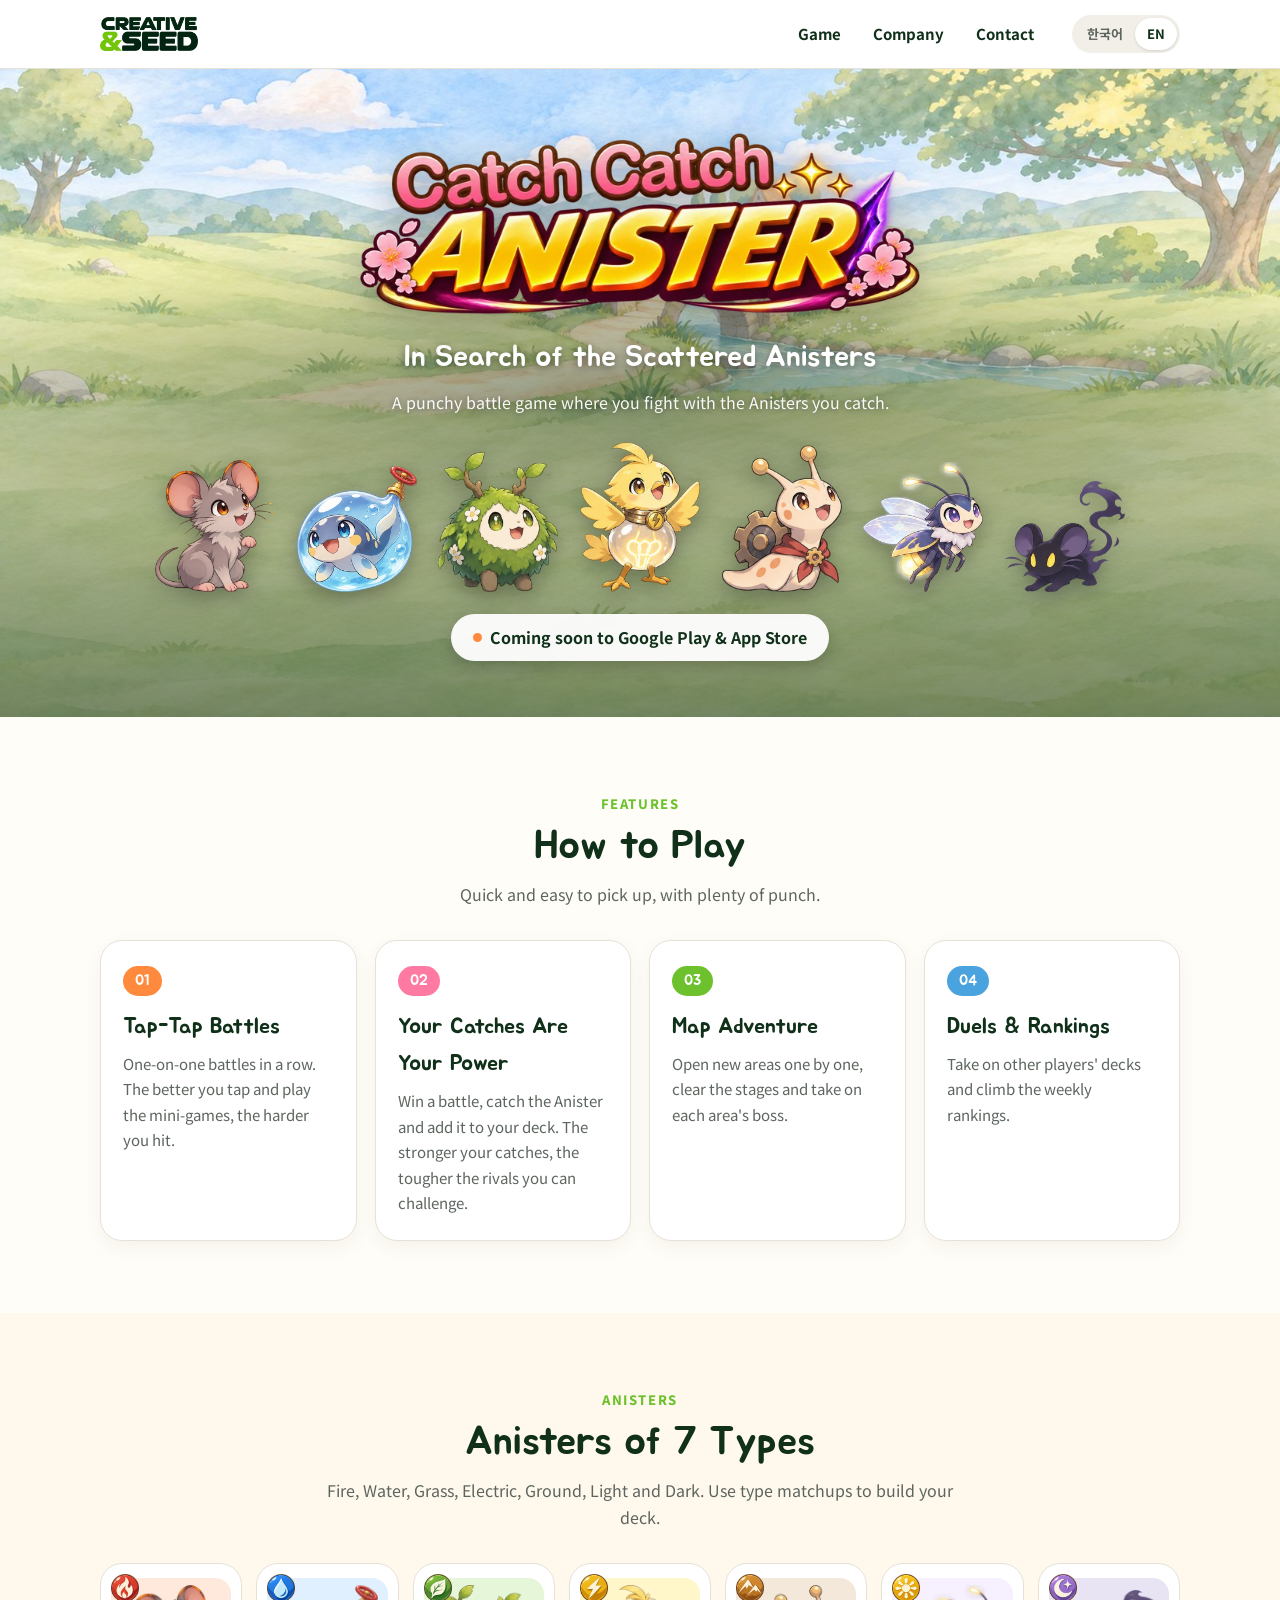
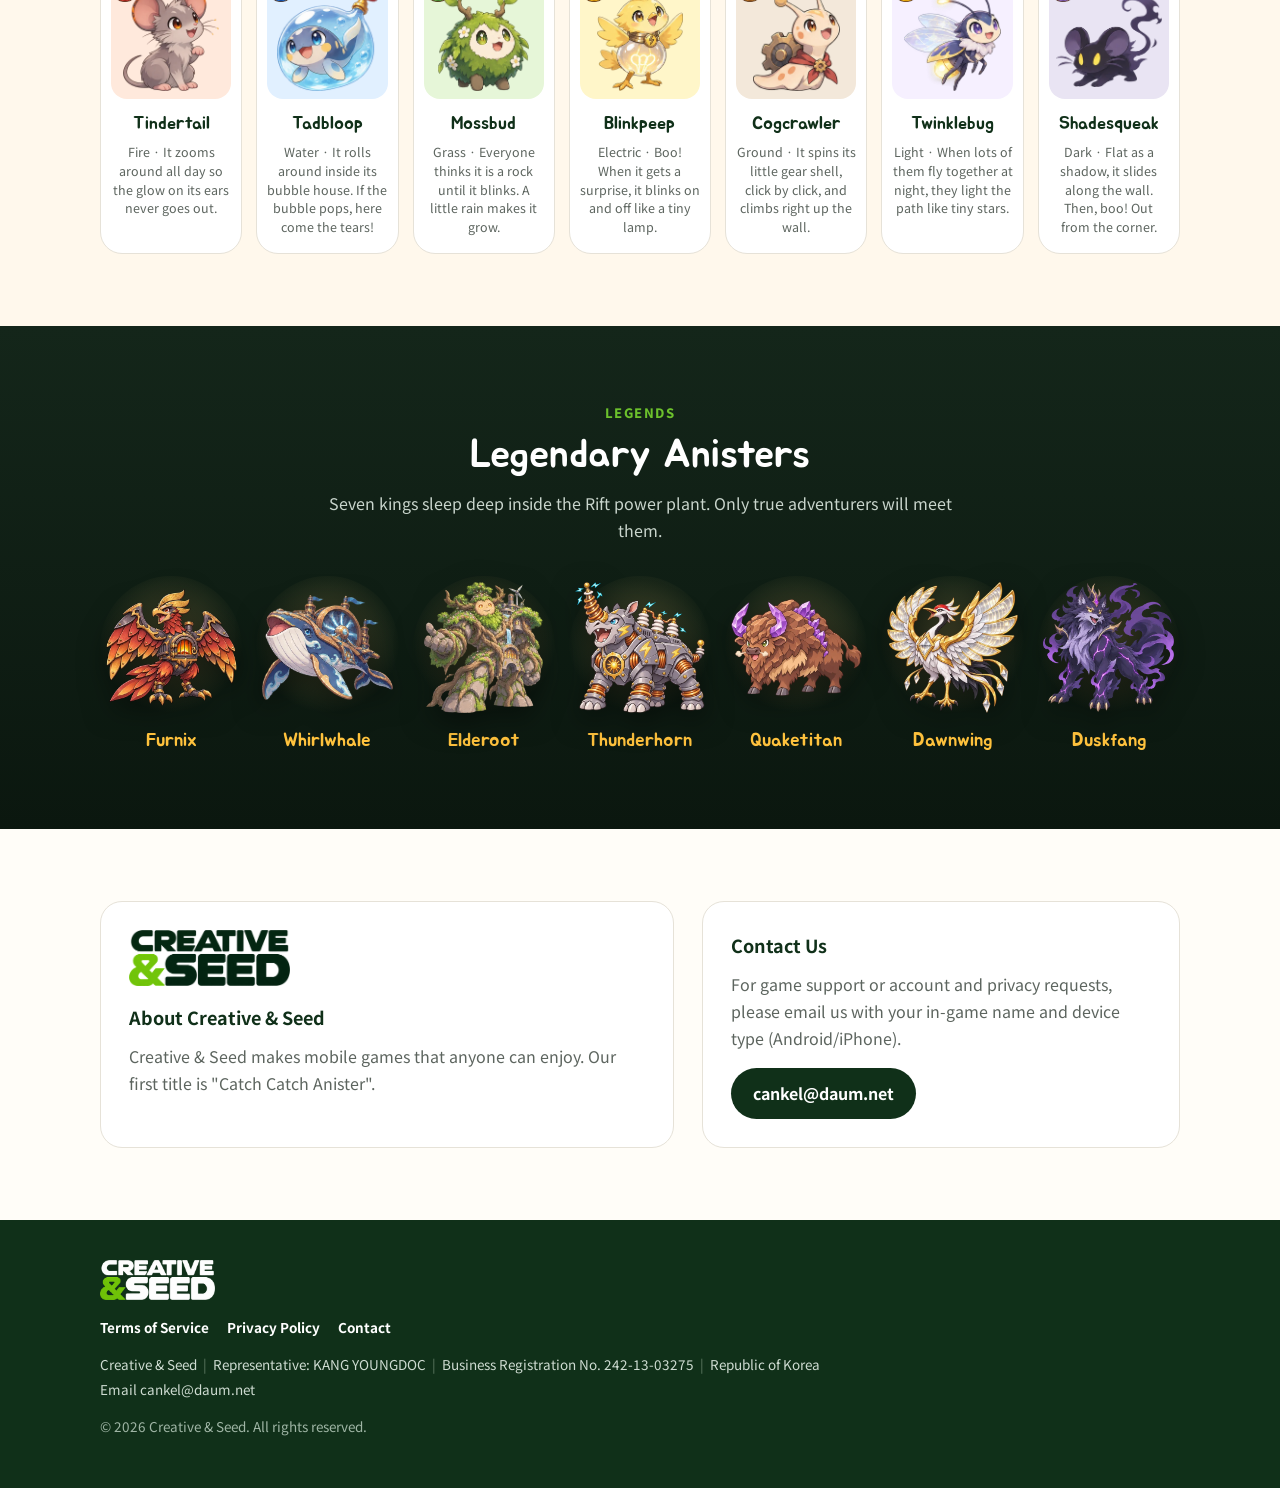
<file: index.html>
<!doctype html>
<html lang="ko" data-lang="ko">
<head>
<meta charset="utf-8">
<meta name="viewport" content="width=device-width, initial-scale=1">
<title>Creative &amp; Seed | 캐치캐치 애니스터</title>
<meta name="description" content="Creative & Seed - 캐치캐치 애니스터 / Catch Catch Anister">
<script>
(function(){var l="ko";try{var s=localStorage.getItem("cs_lang");if(s)l=s;else if(!/^ko/i.test(navigator.language||""))l="en";}catch(e){if(!/^ko/i.test(navigator.language||""))l="en";}
if(/[?&]lang=en/.test(location.search))l="en";if(/[?&]lang=ko/.test(location.search))l="ko";
document.documentElement.setAttribute("data-lang",l);document.documentElement.lang=l;})();
</script>
<link rel="preconnect" href="https://fonts.googleapis.com">
<link rel="preconnect" href="https://fonts.gstatic.com" crossorigin>
<link href="https://fonts.googleapis.com/css2?family=Jua&family=Noto+Sans+KR:wght@400;700;800&display=swap" rel="stylesheet">
<link rel="stylesheet" href="assets/site.css">
</head>
<body>

<header class="top">
  <div class="wrap">
    <a class="brand" href="./"><img src="assets/cs_logo.png" alt="Creative &amp; Seed"></a>
    <nav class="nav">
      <a href="#game"><span lang="ko">게임</span><span lang="en">Game</span></a>
      <a href="#company" class="hide-m"><span lang="ko">회사</span><span lang="en">Company</span></a>
      <a href="#contact"><span lang="ko">문의</span><span lang="en">Contact</span></a>
    </nav>
    <div class="langs"><button data-set="ko">한국어</button><button data-set="en">EN</button></div>
  </div>
</header>

<section class="hero" id="game">
  <div class="wrap">
    <img class="logo" lang="ko" src="assets/game_logo_ko.webp" alt="캐치캐치 애니스터">
    <img class="logo" lang="en" src="assets/game_logo_en.webp" alt="Catch Catch Anister">
    <p class="tag" lang="ko">흩어진 애니스터를 찾아서</p>
    <p class="tag" lang="en">In Search of the Scattered Anisters</p>
    <p class="tag2" lang="ko">내가 잡은 애니스터로 대결하는 손맛 배틀 게임</p>
    <p class="tag2" lang="en">A punchy battle game where you fight with the Anisters you catch.</p>
    <div class="mons"><img src="assets/mon/001.webp" alt=""><img src="assets/mon/023.webp" alt=""><img src="assets/mon/045.webp" alt=""><img src="assets/mon/067.webp" alt=""><img src="assets/mon/089.webp" alt=""><img src="assets/mon/111.webp" alt=""><img src="assets/mon/133.webp" alt=""></div>
    <span class="pill"><i></i><span lang="ko">Google Play · App Store 출시 준비 중</span><span lang="en">Coming soon to Google Play &amp; App Store</span></span>
  </div>
</section>

<section class="block">
  <div class="wrap center">
    <span class="eyebrow">Features</span>
    <h2 class="title"><span lang="ko">이렇게 놀아요</span><span lang="en">How to Play</span></h2>
    <p class="lead" lang="ko">짧고 쉽게, 그래도 손맛은 확실하게.</p>
    <p class="lead" lang="en">Quick and easy to pick up, with plenty of punch.</p>
    <div class="feats" style="text-align:left">
      <div class="feat"><span class="num">01</span>
        <h3 lang="ko">손맛 배틀</h3><h3 lang="en">Tap-Tap Battles</h3>
        <p lang="ko">1:1로 이어지는 배틀. 연타와 미니게임을 잘할수록 더 세게 공격해요.</p>
        <p lang="en">One-on-one battles in a row. The better you tap and play the mini-games, the harder you hit.</p></div>
      <div class="feat"><span class="num">02</span>
        <h3 lang="ko">잡은 애니스터가 내 전력</h3><h3 lang="en">Your Catches Are Your Power</h3>
        <p lang="ko">배틀에서 이긴 애니스터를 잡아 내 덱에 넣어요. 센 애니스터를 잡을수록 더 센 상대에게 도전할 수 있어요.</p>
        <p lang="en">Win a battle, catch the Anister and add it to your deck. The stronger your catches, the tougher the rivals you can challenge.</p></div>
      <div class="feat"><span class="num">03</span>
        <h3 lang="ko">지도 모험</h3><h3 lang="en">Map Adventure</h3>
        <p lang="ko">지역을 하나씩 열며 스테이지를 깨고, 지역 보스에 도전해요.</p>
        <p lang="en">Open new areas one by one, clear the stages and take on each area's boss.</p></div>
      <div class="feat"><span class="num">04</span>
        <h3 lang="ko">대결과 랭킹</h3><h3 lang="en">Duels &amp; Rankings</h3>
        <p lang="ko">다른 플레이어의 덱과 대결하고 주간 랭킹에 도전해요.</p>
        <p lang="en">Take on other players' decks and climb the weekly rankings.</p></div>
    </div>
  </div>
</section>

<section class="block alt" id="monsters">
  <div class="wrap center">
    <span class="eyebrow">Anisters</span>
    <h2 class="title"><span lang="ko">7가지 속성의 애니스터</span><span lang="en">Anisters of 7 Types</span></h2>
    <p class="lead" lang="ko">불·물·풀·전기·땅·빛·어둠. 서로 강하고 약한 상성을 살펴 덱을 짜 보세요.</p>
    <p class="lead" lang="en">Fire, Water, Grass, Electric, Ground, Light and Dark. Use type matchups to build your deck.</p>
    <div class="mgrid">
      <div class="mon t-fire"><img class="ty" src="assets/type/fire.webp" alt="Fire"><div class="pic"><img src="assets/mon/001.webp" alt="Tindertail" loading="lazy"></div><b lang="ko">불씨쥐</b><b lang="en">Tindertail</b><small lang="ko">불 속성 · 귀 끝 불씨가 꺼질까 봐 늘 뛰어다닌다.</small><small lang="en">Fire · It zooms around all day so the glow on its ears never goes out.</small></div>
      <div class="mon t-water"><img class="ty" src="assets/type/water.webp" alt="Water"><div class="pic"><img src="assets/mon/023.webp" alt="Tadbloop" loading="lazy"></div><b lang="ko">물방울올챙이</b><b lang="en">Tadbloop</b><small lang="ko">물 속성 · 물방울 집을 굴리며 다닌다. 터지면 울음을 터뜨린다.</small><small lang="en">Water · It rolls around inside its bubble house. If the bubble pops, here come the tears!</small></div>
      <div class="mon t-grass"><img class="ty" src="assets/type/grass.webp" alt="Grass"><div class="pic"><img src="assets/mon/045.webp" alt="Mossbud" loading="lazy"></div><b lang="ko">이끼씨앗</b><b lang="en">Mossbud</b><small lang="ko">풀 속성 · 가만히 있으면 돌인 줄 안다. 비 오면 자란다.</small><small lang="en">Grass · Everyone thinks it is a rock until it blinks. A little rain makes it grow.</small></div>
      <div class="mon t-electric"><img class="ty" src="assets/type/electric.webp" alt="Electric"><div class="pic"><img src="assets/mon/067.webp" alt="Blinkpeep" loading="lazy"></div><b lang="ko">전구병아리</b><b lang="en">Blinkpeep</b><small lang="ko">전기 속성 · 놀라면 몸이 깜빡깜빡 켜진다.</small><small lang="en">Electric · Boo! When it gets a surprise, it blinks on and off like a tiny lamp.</small></div>
      <div class="mon t-ground"><img class="ty" src="assets/type/ground.webp" alt="Ground"><div class="pic"><img src="assets/mon/089.webp" alt="Cogcrawler" loading="lazy"></div><b lang="ko">톱니달팽이</b><b lang="en">Cogcrawler</b><small lang="ko">땅 속성 · 껍질 톱니를 돌려 벽을 기어오른다.</small><small lang="en">Ground · It spins its little gear shell, click by click, and climbs right up the wall.</small></div>
      <div class="mon t-light"><img class="ty" src="assets/type/light.webp" alt="Light"><div class="pic"><img src="assets/mon/111.webp" alt="Twinklebug" loading="lazy"></div><b lang="ko">반딧불이</b><b lang="en">Twinklebug</b><small lang="ko">빛 속성 · 밤에 떼 지어 날면 길이 보인다.</small><small lang="en">Light · When lots of them fly together at night, they light the path like tiny stars.</small></div>
      <div class="mon t-dark"><img class="ty" src="assets/type/dark.webp" alt="Dark"><div class="pic"><img src="assets/mon/133.webp" alt="Shadesqueak" loading="lazy"></div><b lang="ko">그림자쥐</b><b lang="en">Shadesqueak</b><small lang="ko">어둠 속성 · 벽에 붙어 다니다가 모퉁이에서 튀어나온다.</small><small lang="en">Dark · Flat as a shadow, it slides along the wall. Then, boo! Out from the corner.</small></div>
    </div>
  </div>
</section>

<section class="block legend">
  <div class="wrap center">
    <span class="eyebrow">Legends</span>
    <h2 class="title"><span lang="ko">전설의 애니스터</span><span lang="en">Legendary Anisters</span></h2>
    <p class="lead" lang="ko">균열 발전소 깊은 곳에 잠든 일곱 왕. 끝까지 모험한 사람만 만날 수 있어요.</p>
    <p class="lead" lang="en">Seven kings sleep deep inside the Rift power plant. Only true adventurers will meet them.</p>
    <div class="lgrid">
      <div class="lg"><div class="pic"><img src="assets/mon/022.webp" alt="Furnix" loading="lazy"></div><b lang="ko">화염로왕</b><b lang="en">Furnix</b></div>
      <div class="lg"><div class="pic"><img src="assets/mon/044.webp" alt="Whirlwhale" loading="lazy"></div><b lang="ko">터빈고래</b><b lang="en">Whirlwhale</b></div>
      <div class="lg"><div class="pic"><img src="assets/mon/066.webp" alt="Elderoot" loading="lazy"></div><b lang="ko">뿌리왕</b><b lang="en">Elderoot</b></div>
      <div class="lg"><div class="pic"><img src="assets/mon/088.webp" alt="Thunderhorn" loading="lazy"></div><b lang="ko">뇌전왕</b><b lang="en">Thunderhorn</b></div>
      <div class="lg"><div class="pic"><img src="assets/mon/110.webp" alt="Quaketitan" loading="lazy"></div><b lang="ko">대지왕</b><b lang="en">Quaketitan</b></div>
      <div class="lg"><div class="pic"><img src="assets/mon/132.webp" alt="Dawnwing" loading="lazy"></div><b lang="ko">광휘왕</b><b lang="en">Dawnwing</b></div>
      <div class="lg"><div class="pic"><img src="assets/mon/154.webp" alt="Duskfang" loading="lazy"></div><b lang="ko">어둠왕</b><b lang="en">Duskfang</b></div>
    </div>
  </div>
</section>

<section class="block" id="company">
  <div class="wrap">
    <div class="co">
      <div class="box">
        <img class="colog" src="assets/cs_logo.png" alt="Creative &amp; Seed">
        <h3 lang="ko">Creative &amp; Seed</h3><h3 lang="en">About Creative &amp; Seed</h3>
        <p lang="ko">크리에이티브앤시드는 누구나 쉽게 즐길 수 있는 모바일 게임을 만드는 회사입니다. 첫 작품은 「캐치캐치 애니스터」입니다.</p>
        <p lang="en">Creative &amp; Seed makes mobile games that anyone can enjoy. Our first title is "Catch Catch Anister".</p>
      </div>
      <div class="box" id="contact">
        <h3 lang="ko">문의하기</h3><h3 lang="en">Contact Us</h3>
        <p lang="ko">게임 이용 문의, 계정·개인정보 관련 요청은 이메일로 보내 주세요. 게임 이름과 사용 기기(Android/iPhone)를 함께 적어 주시면 빠르게 도와드릴 수 있습니다.</p>
        <p lang="en">For game support or account and privacy requests, please email us with your in-game name and device type (Android/iPhone).</p>
        <a class="mail" href="mailto:cankel@daum.net">cankel@daum.net</a>
      </div>
    </div>
  </div>
</section>

<footer class="foot">
  <div class="wrap">
    <img src="assets/cs_logo_white.png" alt="Creative &amp; Seed">
    <div class="links"><a href="terms/"><span lang="ko">이용약관</span><span lang="en">Terms of Service</span></a><a href="privacy/"><span lang="ko">개인정보처리방침</span><span lang="en">Privacy Policy</span></a><a href="#contact"><span lang="ko">문의</span><span lang="en">Contact</span></a></div>
    <p lang="ko">상호 크리에이티브앤시드<span class="bar">|</span>대표 강영덕<span class="bar">|</span>사업자등록번호 242-13-03275<span class="bar">|</span>통신판매업신고 제2026-서울성북-1461호</p>
    <p lang="en">Creative &amp; Seed<span class="bar">|</span>Representative: KANG YOUNGDOC<span class="bar">|</span>Business Registration No. 242-13-03275<span class="bar">|</span>Republic of Korea</p>
    <p><span lang="ko">이메일</span><span lang="en">Email</span> cankel@daum.net</p>
    <p class="copy">© 2026 Creative &amp; Seed. All rights reserved.</p>
  </div>
</footer>

<script>
document.querySelectorAll(".langs button").forEach(function(b){b.addEventListener("click",function(){
var l=b.getAttribute("data-set");document.documentElement.setAttribute("data-lang",l);document.documentElement.lang=l;
try{localStorage.setItem("cs_lang",l);}catch(e){}});});
</script>
</body>
</html>
</file>
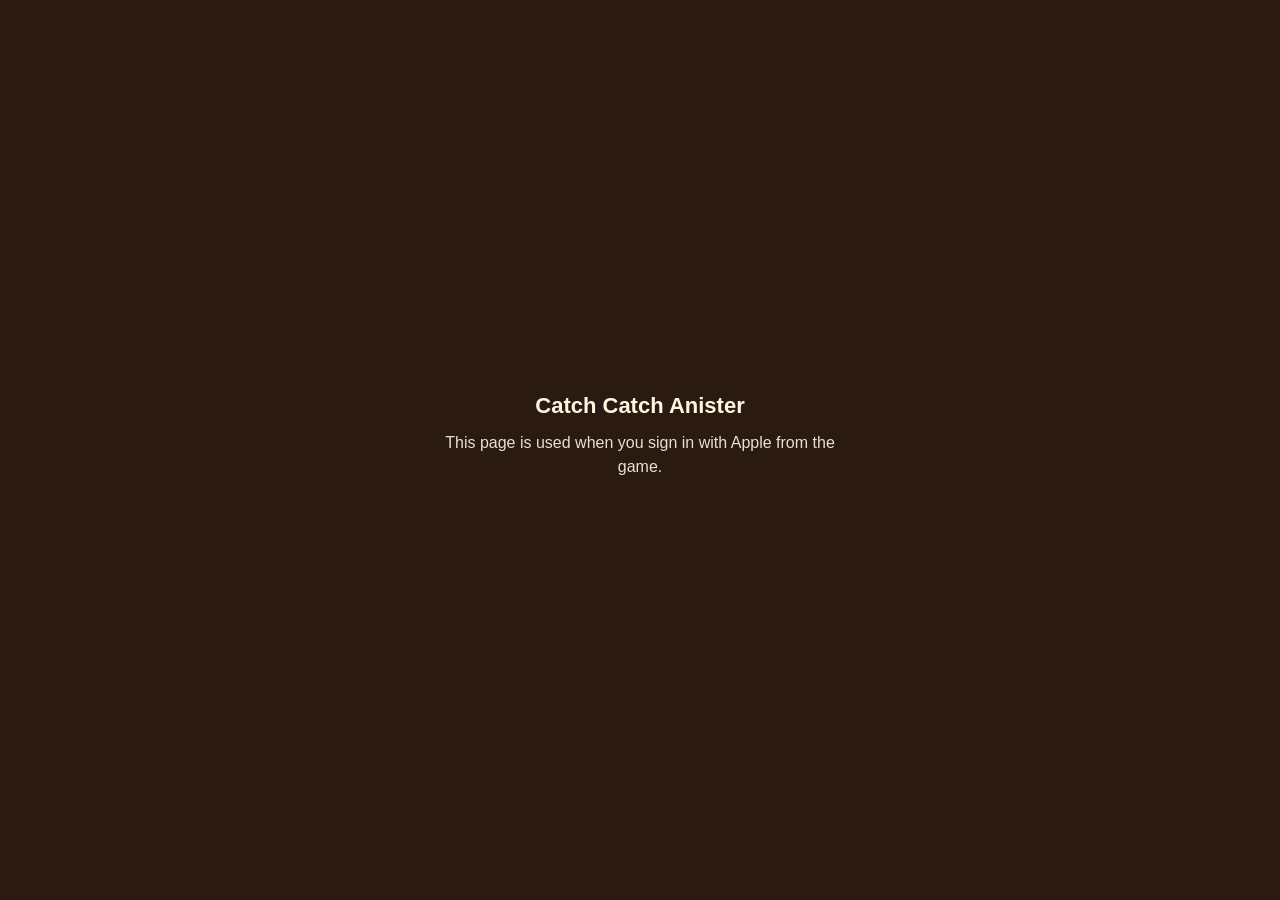
<file: applelogin/index.html>
<!DOCTYPE html>
<html lang="en">
<head>
<meta charset="utf-8">
<meta name="viewport" content="width=device-width, initial-scale=1">
<meta name="robots" content="noindex,nofollow">
<meta name="referrer" content="no-referrer">
<title>Catch Catch Anister</title>
<style>
  html, body { height: 100%; margin: 0; }
  body { display: flex; align-items: center; justify-content: center; background: #2a1a12; color: #fff6e0;
         font-family: -apple-system, "Segoe UI", Roboto, "Noto Sans KR", "Noto Sans", sans-serif; text-align: center; }
  .box { padding: 32px 24px; max-width: 420px; }
  h1 { font-size: 22px; margin: 0 0 12px; }
  p { font-size: 16px; line-height: 1.5; margin: 0 0 28px; opacity: .9; }
  a.btn { display: inline-block; padding: 16px 28px; border-radius: 14px; background: #f6b93b; color: #3a2416;
          font-size: 18px; font-weight: 700; text-decoration: none; }
  a.btn[hidden] { display: none; }
</style>
</head>
<body>
<div class="box">
  <h1 id="t">Catch Catch Anister</h1>
  <p id="m"></p>
  <a id="go" class="btn" href="#" hidden></a>
</div>
<script>
// 애플 로그인(Sign in with Apple)이 끝나면 애플이 이 주소로 돌려보낸다. 주소 뒤(#)에 붙어 온 결과를 게임 앱으로 넘겨 주는 것이 이 페이지의 전부다.
// 받은 값은 어디에도 보내거나 저장하지 않는다(서버로 가는 요청이 없다). 게임 앱으로 넘긴 뒤에는 주소에서도 지운다.
(function () {
  var T = {
    ko: ['로그인이 끝났어요. 게임으로 돌아갑니다.', '게임으로 돌아가기', '로그인을 마치지 못했어요. 게임으로 돌아가 다시 해 주세요.', '이 페이지는 게임 안에서 Apple로 로그인할 때 쓰입니다.'],
    en: ['You are signed in. Returning to the game.', 'Return to the game', "Sign-in didn't finish. Go back to the game and try again.", 'This page is used when you sign in with Apple from the game.'],
    de: ['Du bist angemeldet. Zurück zum Spiel.', 'Zurück zum Spiel', 'Die Anmeldung wurde nicht abgeschlossen. Geh zurück ins Spiel und versuch es noch mal.', 'Diese Seite wird für die Anmeldung mit Apple im Spiel verwendet.'],
    fr: ['Connexion réussie. Retour au jeu.', 'Retour au jeu', "La connexion n'a pas abouti. Retourne dans le jeu et réessaie.", 'Cette page sert à la connexion avec Apple depuis le jeu.'],
    id: ['Kamu sudah masuk. Kembali ke game.', 'Kembali ke game', 'Proses masuk belum selesai. Kembali ke game dan coba lagi, ya.', 'Halaman ini dipakai saat masuk dengan Apple dari game.'],
    ms: ['Anda sudah log masuk. Kembali ke permainan.', 'Kembali ke permainan', 'Log masuk tidak selesai. Kembali ke permainan dan cuba lagi.', 'Halaman ini digunakan semasa log masuk dengan Apple dari permainan.'],
    ru: ['Вход выполнен. Возвращаемся в игру.', 'Вернуться в игру', 'Войти не удалось. Вернись в игру и попробуй ещё раз.', 'Эта страница используется для входа через Apple из игры.'],
    th: ['ลงชื่อเข้าใช้แล้ว กำลังกลับไปที่เกม', 'กลับไปที่เกม', 'ลงชื่อเข้าใช้ไม่สำเร็จ กลับไปที่เกมแล้วลองอีกครั้งนะ', 'หน้านี้ใช้ตอนลงชื่อเข้าใช้ด้วย Apple จากในเกม'],
    vi: ['Đã đăng nhập. Đang quay lại trò chơi.', 'Quay lại trò chơi', 'Đăng nhập chưa xong. Hãy quay lại trò chơi và thử lại nhé.', 'Trang này dùng khi đăng nhập bằng Apple từ trong trò chơi.'],
    'zh-hans': ['登录完成，正在返回游戏。', '返回游戏', '登录未完成，请回到游戏再试一次。', '此页面用于在游戏内使用 Apple 登录。'],
    'zh-hant': ['登入完成，正在返回遊戲。', '返回遊戲', '登入未完成，請回到遊戲再試一次。', '此頁面用於在遊戲內使用 Apple 登入。']
  };
  var lang = (navigator.language || 'en').toLowerCase();
  var key = lang.indexOf('zh') === 0 ? ((/tw|hk|mo|hant/.test(lang)) ? 'zh-hant' : 'zh-hans') : lang.slice(0, 2);
  if (key === 'in') key = 'id';
  var L = T[key] || T.en;
  document.documentElement.lang = key;

  var raw = (location.hash || '').replace(/^#/, '');
  if (!raw && location.search) raw = location.search.replace(/^\?/, '');
  var q = {};
  raw.split('&').forEach(function (kv) { var i = kv.indexOf('='); if (i > 0) q[decodeURIComponent(kv.slice(0, i))] = decodeURIComponent(kv.slice(i + 1).replace(/\+/g, ' ')); });
  try { history.replaceState(null, '', location.pathname); } catch (e) {}

  var m = document.getElementById('m'), go = document.getElementById('go');
  if (!q.id_token && !q.error) { m.textContent = L[3]; return; }

  var back = 'state=' + encodeURIComponent(q.state || '') + (q.id_token ? '&id_token=' + encodeURIComponent(q.id_token) : '&error=' + encodeURIComponent(q.error || 'unknown'));
  var isAndroid = /android/i.test(navigator.userAgent);
  var link = isAndroid
    ? 'intent://applelogin?' + back + '#Intent;scheme=anister;package=com.creativeandseed.catchcatch;end'
    : 'anister://applelogin?' + back;

  m.textContent = q.id_token ? L[0] : L[2];
  go.textContent = L[1]; go.href = link; go.hidden = false;
  setTimeout(function () { try { location.href = link; } catch (e) {} }, 60);
})();
</script>
</body>
</html>
</file>
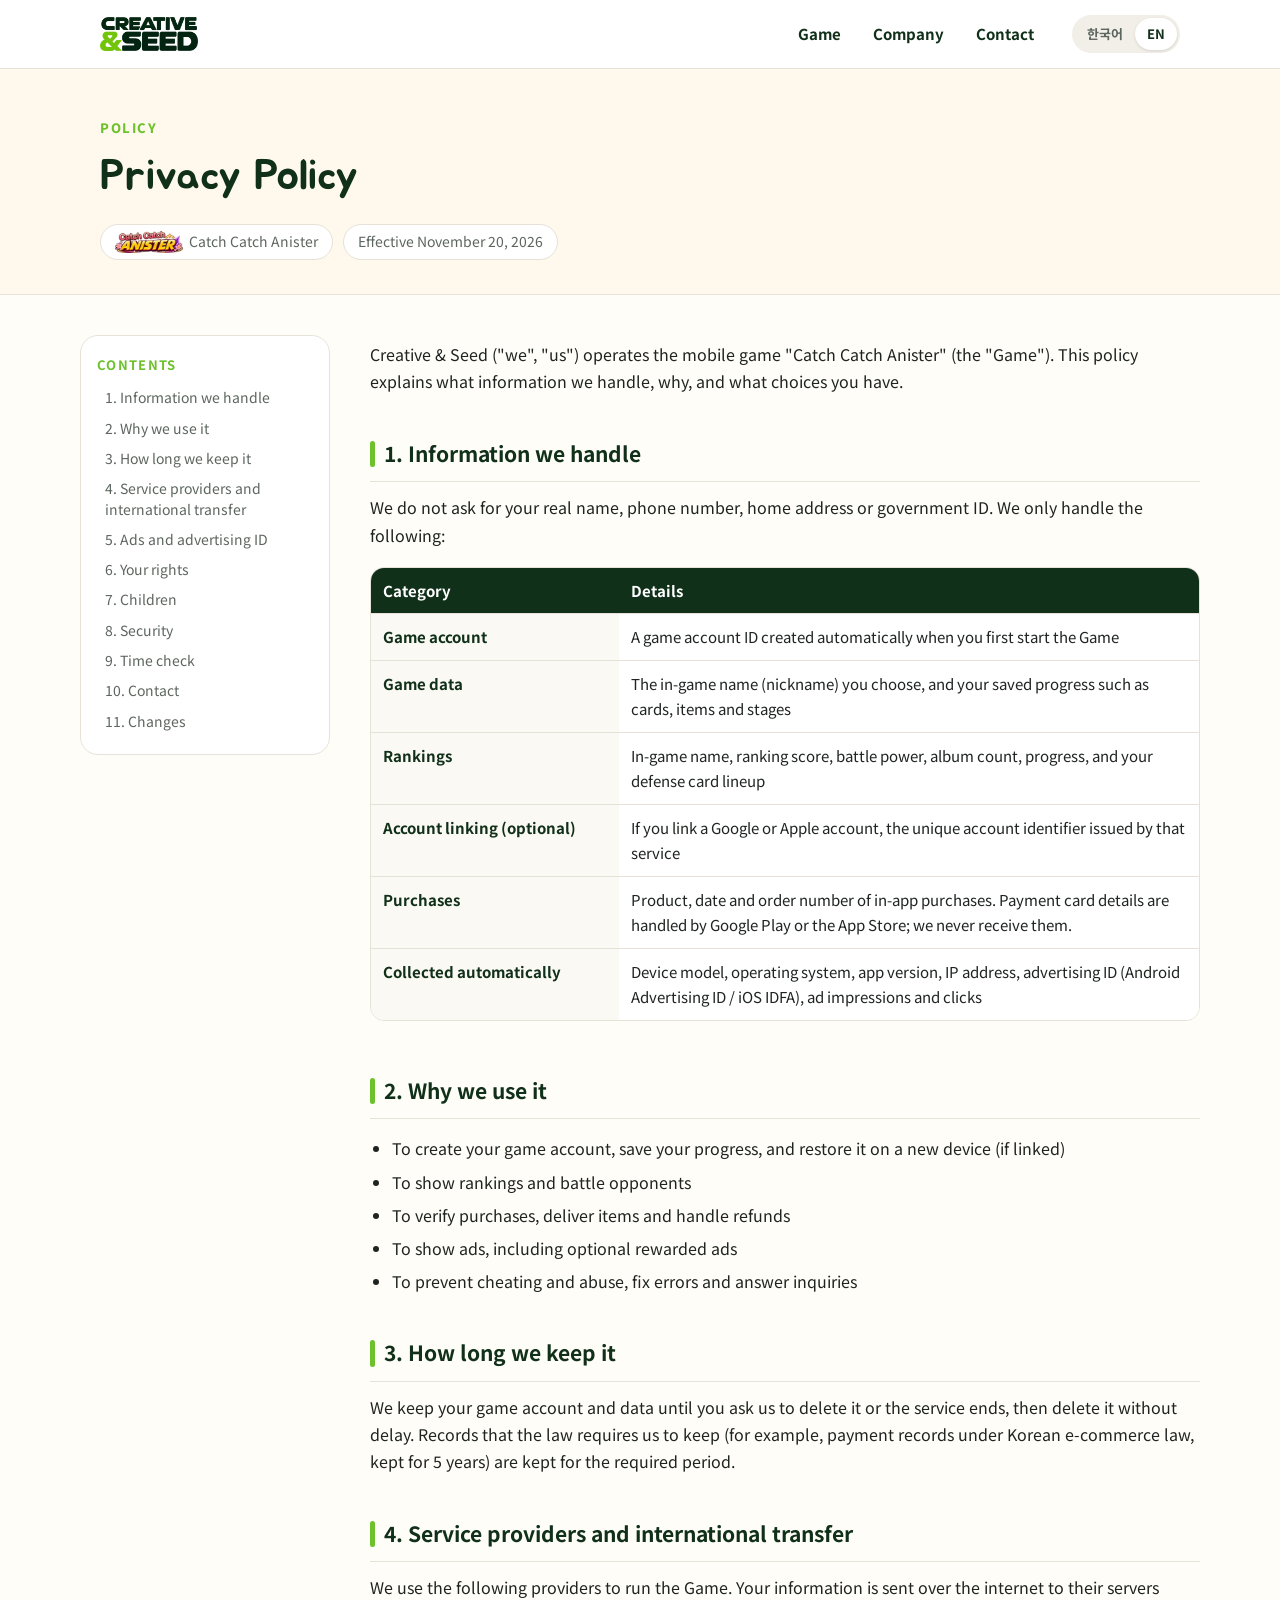
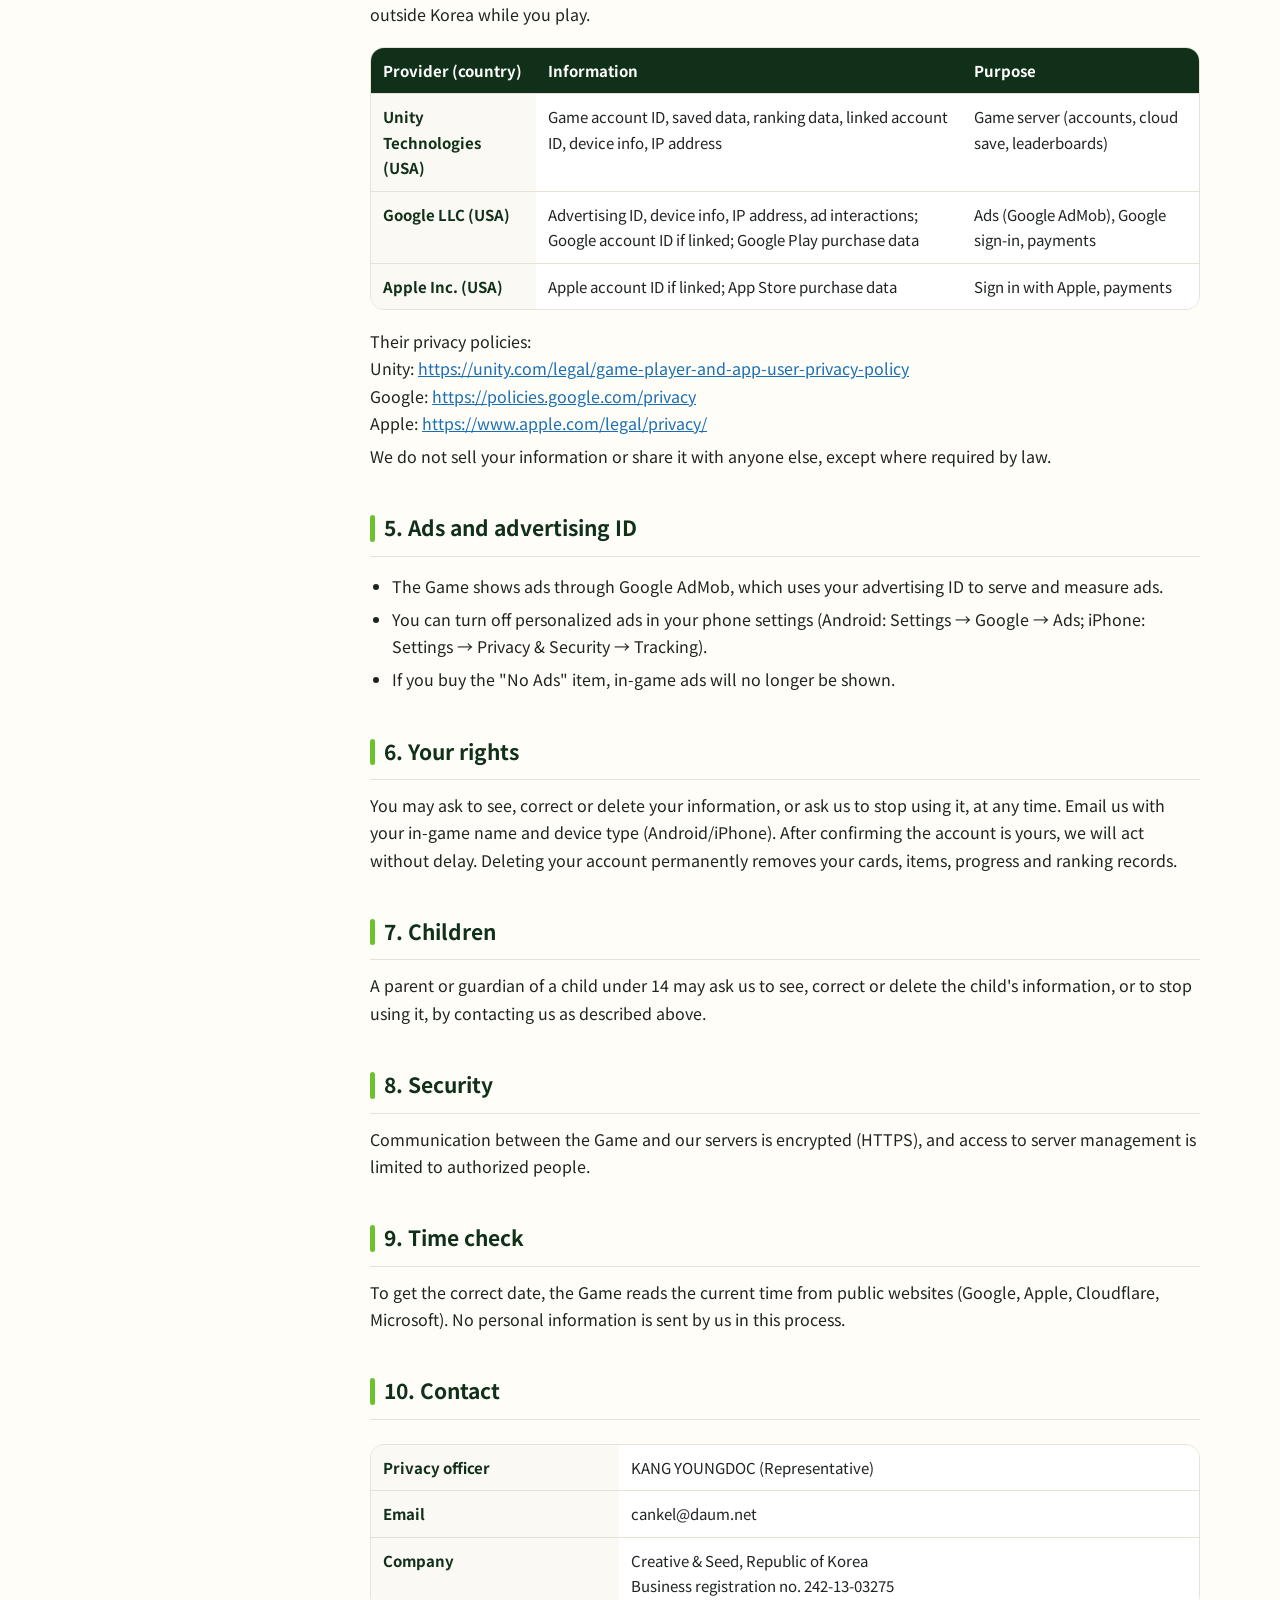
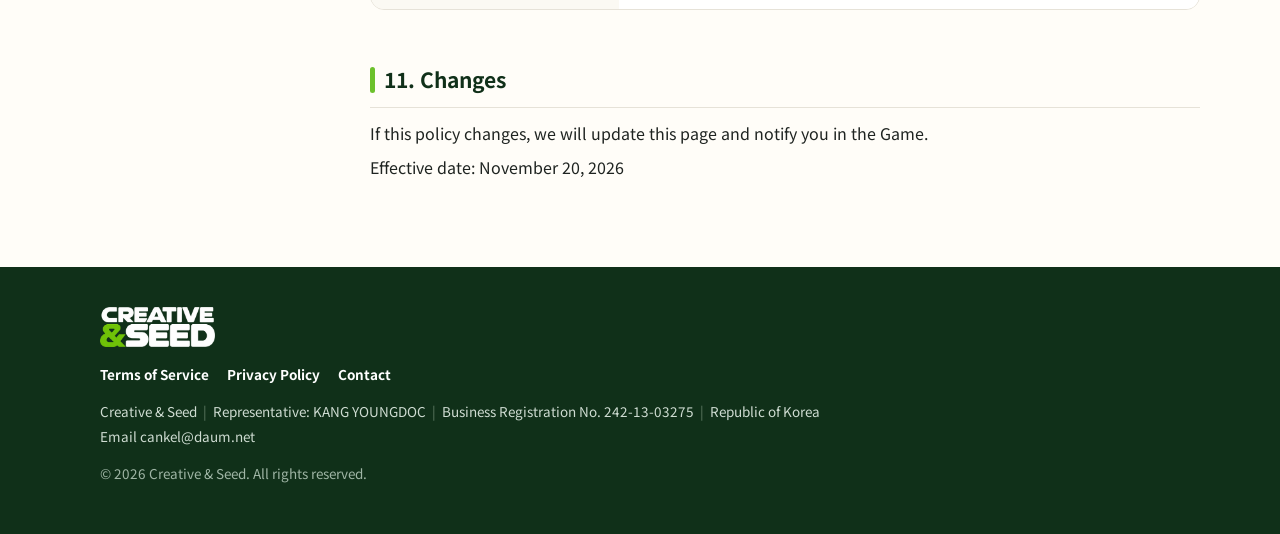
<file: privacy/index.html>
<!doctype html>
<html lang="ko" data-lang="ko">
<head>
<meta charset="utf-8">
<meta name="viewport" content="width=device-width, initial-scale=1">
<title>개인정보처리방침 | 캐치캐치 애니스터 / Privacy Policy</title>
<meta name="description" content="Creative & Seed - 캐치캐치 애니스터 / Catch Catch Anister">
<script>
(function(){var l="ko";try{var s=localStorage.getItem("cs_lang");if(s)l=s;else if(!/^ko/i.test(navigator.language||""))l="en";}catch(e){if(!/^ko/i.test(navigator.language||""))l="en";}
if(/[?&]lang=en/.test(location.search)||location.hash==="#en")l="en";if(location.hash==="#ko")l="ko";if(/[?&]lang=ko/.test(location.search))l="ko";
document.documentElement.setAttribute("data-lang",l);document.documentElement.lang=l;})();
</script>
<link rel="preconnect" href="https://fonts.googleapis.com">
<link rel="preconnect" href="https://fonts.gstatic.com" crossorigin>
<link href="https://fonts.googleapis.com/css2?family=Jua&family=Noto+Sans+KR:wght@400;700;800&display=swap" rel="stylesheet">
<link rel="stylesheet" href="../assets/site.css">
</head>
<body>

<body>

<header class="top">
  <div class="wrap">
    <a class="brand" href="../"><img src="../assets/cs_logo.png" alt="Creative &amp; Seed"></a>
    <nav class="nav">
      <a href="../#game"><span lang="ko">게임</span><span lang="en">Game</span></a>
      <a href="../#company" class="hide-m"><span lang="ko">회사</span><span lang="en">Company</span></a>
      <a href="../#contact"><span lang="ko">문의</span><span lang="en">Contact</span></a>
    </nav>
    <div class="langs"><button data-set="ko">한국어</button><button data-set="en">EN</button></div>
  </div>
</header>

<div class="phead">
  <div class="wrap">
    <span class="eyebrow">Policy</span>
    <h1><span lang="ko">개인정보처리방침</span><span lang="en">Privacy Policy</span></h1>
    <div class="meta">
      <span class="chip"><img src="../assets/game_logo_ko.webp" alt="" lang="ko"><img src="../assets/game_logo_en.webp" alt="" lang="en"><span lang="ko">캐치캐치 애니스터</span><span lang="en">Catch Catch Anister</span></span>
      <span class="chip"><span lang="ko">시행일 2026년 11월 20일</span><span lang="en">Effective November 20, 2026</span></span>
    </div>
  </div>
</div>

<div class="wrap pbody">
  <aside class="toc">
    <b>CONTENTS</b>
      <a href="#ko-1" lang="ko">1. 처리하는 개인정보 항목</a>
      <a href="#ko-2" lang="ko">2. 처리 목적</a>
      <a href="#ko-3" lang="ko">3. 보유 및 이용 기간</a>
      <a href="#ko-4" lang="ko">4. 개인정보의 처리 위탁 및 국외 이전</a>
      <a href="#ko-5" lang="ko">5. 광고와 광고 식별자</a>
      <a href="#ko-6" lang="ko">6. 이용자의 권리와 행사 방법</a>
      <a href="#ko-7" lang="ko">7. 만 14세 미만 아동</a>
      <a href="#ko-8" lang="ko">8. 개인정보의 파기</a>
      <a href="#ko-9" lang="ko">9. 안전성 확보 조치</a>
      <a href="#ko-10" lang="ko">10. 그 밖의 자동 접속</a>
      <a href="#ko-11" lang="ko">11. 개인정보 보호책임자 및 문의</a>
      <a href="#ko-12" lang="ko">12. 방침의 변경</a>
      <a href="#en-1" lang="en">1. Information we handle</a>
      <a href="#en-2" lang="en">2. Why we use it</a>
      <a href="#en-3" lang="en">3. How long we keep it</a>
      <a href="#en-4" lang="en">4. Service providers and international transfer</a>
      <a href="#en-5" lang="en">5. Ads and advertising ID</a>
      <a href="#en-6" lang="en">6. Your rights</a>
      <a href="#en-7" lang="en">7. Children</a>
      <a href="#en-8" lang="en">8. Security</a>
      <a href="#en-9" lang="en">9. Time check</a>
      <a href="#en-10" lang="en">10. Contact</a>
      <a href="#en-11" lang="en">11. Changes</a>
  </aside>
  <div class="doc">
    <div lang="ko">
<p>크리에이티브앤시드(Creative &amp; Seed, 이하 "회사")는 모바일 게임 「캐치캐치 애니스터」(이하 "게임")을 이용하는 분의 개인정보를 「개인정보 보호법」 등 관련 법령에 따라 처리합니다. 이 방침은 회사가 어떤 정보를 어떤 목적으로 처리하는지, 이용자가 어떤 권리를 가지는지 알려 드립니다.</p>

<h2 id="ko-1">1. 처리하는 개인정보 항목</h2>
<p>회사는 이름, 전화번호, 주소, 주민등록번호 같은 정보를 받지 않습니다. 게임 이용에 필요한 아래 정보만 처리합니다.</p>
<div class="tablewrap"><table>
  <tr><th style="width:30%">구분</th><th>항목</th></tr>
  <tr><td>게임 계정</td><td>게임을 처음 켤 때 자동으로 만들어지는 게임 계정 식별번호</td></tr>
  <tr><td>게임 이용 기록</td><td>이용자가 정한 게임 이름(닉네임), 보유 카드·재화·진행 상황 등 게임 저장 정보</td></tr>
  <tr><td>랭킹</td><td>게임 이름, 랭킹 점수, 전투력, 앨범 수집 수, 진행 단계, 대결용 카드 구성</td></tr>
  <tr><td>계정 연동(선택)</td><td>구글 계정 또는 애플 계정으로 연동할 때 해당 서비스가 발급한 계정 고유 식별값</td></tr>
  <tr><td>결제(유료 상품 구매 시)</td><td>구매 상품, 구매 일시, 주문번호 등 결제 확인 정보<br>※ 카드번호 등 결제 수단 정보는 구글 플레이·애플 앱스토어가 처리하며 회사는 받지 않습니다.</td></tr>
  <tr><td>자동 수집</td><td>기기 종류, 운영체제, 앱 버전, 접속 IP 주소, 광고 식별자(Android 광고 ID, iOS IDFA), 광고 노출·클릭 기록</td></tr>
</table></div>

<h2 id="ko-2">2. 처리 목적</h2>
<ul>
  <li>게임 계정 생성과 로그인, 게임 진행 저장, 기기를 바꿨을 때 진행 이어가기(계정 연동 시)</li>
  <li>랭킹과 대결 상대 표시</li>
  <li>유료 상품 구매 확인과 상품 지급, 환불 처리</li>
  <li>광고 제공(광고를 보고 받는 보상 포함)</li>
  <li>부정 이용 방지, 오류 확인, 문의 응대</li>
</ul>

<h2 id="ko-3">3. 보유 및 이용 기간</h2>
<ul>
  <li>게임 계정과 이용 기록은 이용자가 삭제를 요청하거나 서비스가 종료될 때까지 보유하고, 그 뒤 지체 없이 파기합니다.</li>
  <li>다만 관계 법령에 따라 보관해야 하는 정보는 해당 기간 동안 보관합니다.<br>
  예: 「전자상거래 등에서의 소비자보호에 관한 법률」에 따른 대금결제 및 재화 등의 공급에 관한 기록 5년, 소비자의 불만 또는 분쟁처리에 관한 기록 3년</li>
</ul>

<h2 id="ko-4">4. 개인정보의 처리 위탁 및 국외 이전</h2>
<p>회사는 게임 운영을 위해 아래 회사의 서비스를 이용하며, 이 과정에서 개인정보가 국외에 있는 서버로 전송·보관됩니다. 전송은 게임 이용 중 인터넷을 통해 그때그때 이루어집니다.</p>
<div class="tablewrap"><table class="wide">
  <tr><th>받는 자(국가)</th><th>이전 항목</th><th>목적</th><th>보유 기간</th></tr>
  <tr><td>Unity Technologies<br>(미국)</td><td>게임 계정 식별번호, 게임 저장 정보, 랭킹 정보, 연동 계정 식별값, 기기 정보, IP 주소</td><td>게임 서버(계정·저장·랭킹) 운영</td><td>계정 삭제 또는 서비스 종료 시까지</td></tr>
  <tr><td>Google LLC<br>(미국)</td><td>광고 식별자, 기기 정보, IP 주소, 광고 노출·클릭 기록 / 구글 계정 연동 시 계정 식별값 / 구글 플레이 결제 정보</td><td>광고 제공(Google AdMob), 구글 계정 연동, 결제 처리</td><td>Google의 개인정보처리방침에 따름</td></tr>
  <tr><td>Apple Inc.<br>(미국)</td><td>애플 계정 연동 시 계정 식별값 / 앱스토어 결제 정보</td><td>애플 계정 연동, 결제 처리</td><td>Apple의 개인정보처리방침에 따름</td></tr>
</table></div>
<p>각 회사의 개인정보처리방침:<br>
Unity: <a href="https://unity.com/legal/game-player-and-app-user-privacy-policy">https://unity.com/legal/game-player-and-app-user-privacy-policy</a><br>
Google: <a href="https://policies.google.com/privacy">https://policies.google.com/privacy</a><br>
Apple: <a href="https://www.apple.com/legal/privacy/">https://www.apple.com/legal/privacy/</a></p>
<p>이 밖에 회사는 이용자의 개인정보를 다른 곳에 팔거나 제공하지 않습니다. 다만 법령에 따라 수사기관 등이 요구하는 경우는 예외로 합니다.</p>

<h2 id="ko-5">5. 광고와 광고 식별자</h2>
<ul>
  <li>게임에는 Google AdMob 광고가 나오며, 광고 회사는 광고 식별자를 이용해 광고를 보여 주고 효과를 측정합니다.</li>
  <li>맞춤형 광고를 원하지 않으면 휴대폰 설정에서 끌 수 있습니다.<br>
  Android: 설정 → Google → 광고 → 광고 ID 삭제 / iPhone: 설정 → 개인정보 보호 및 보안 → 추적</li>
  <li>유료 상품 「광고 없애기」를 구매하면 게임 안 광고가 나오지 않습니다.</li>
</ul>

<h2 id="ko-6">6. 이용자의 권리와 행사 방법</h2>
<ul>
  <li>이용자는 언제든지 자신의 개인정보 열람, 정정, 삭제, 처리 정지를 요구할 수 있습니다.</li>
  <li>아래 연락처로 게임 이름과 사용 기기(Android/iPhone)를 적어 요청하시면 본인 계정임을 확인한 뒤 지체 없이 처리합니다.</li>
  <li>계정을 삭제하면 카드, 재화, 진행 상황, 랭킹 기록이 모두 지워지며 되살릴 수 없습니다.</li>
</ul>

<h2 id="ko-7">7. 만 14세 미만 아동</h2>
<p>만 14세 미만 아동이 게임을 이용하는 경우 법정대리인(보호자)은 아동의 개인정보 열람, 정정, 삭제, 처리 정지를 요구할 수 있으며, 위 6번의 방법으로 요청하실 수 있습니다.</p>

<h2 id="ko-8">8. 개인정보의 파기</h2>
<p>보유 기간이 끝나거나 처리 목적을 이룬 개인정보는 지체 없이 파기합니다. 전자 파일은 되살릴 수 없는 방법으로 지웁니다.</p>

<h2 id="ko-9">9. 안전성 확보 조치</h2>
<ul>
  <li>게임과 서버 사이의 통신은 암호화(HTTPS)됩니다.</li>
  <li>서버 관리 화면은 접근 권한을 가진 사람만 들어갈 수 있도록 관리합니다.</li>
</ul>

<h2 id="ko-10">10. 그 밖의 자동 접속</h2>
<p>게임은 정확한 날짜를 확인하기 위해 공개 웹사이트(Google, Apple, Cloudflare, Microsoft)에 접속해 현재 시각만 받아 옵니다. 이때 회사가 개인정보를 보내지는 않습니다.</p>

<h2 id="ko-11">11. 개인정보 보호책임자 및 문의</h2>
<div class="tablewrap"><table class="kv">
  <tr><th style="width:30%">개인정보 보호책임자</th><td>강영덕 (대표)</td></tr>
  <tr><th>이메일</th><td>cankel@daum.net</td></tr>
  <tr><th>사업자</th><td>크리에이티브앤시드 (Creative &amp; Seed)<br>사업자등록번호 242-13-03275<br>통신판매업 신고번호 제2026-서울성북-1461호</td></tr>
</table></div>
<p>개인정보 침해에 대한 신고나 상담이 필요하시면 아래 기관에 문의하실 수 있습니다.</p>
<ul>
  <li>개인정보침해신고센터: (국번없이) 118, <a href="https://privacy.kisa.or.kr">privacy.kisa.or.kr</a></li>
  <li>개인정보분쟁조정위원회: 1833-6972, <a href="https://www.kopico.go.kr">www.kopico.go.kr</a></li>
</ul>

<h2 id="ko-12">12. 방침의 변경</h2>
<p>이 방침이 바뀌면 이 페이지와 게임 안 공지로 알려 드립니다.</p>
<p>시행일: 2026년 11월 20일</p>
    </div>
    <div lang="en">
<p>Creative &amp; Seed ("we", "us") operates the mobile game "Catch Catch Anister" (the "Game"). This policy explains what information we handle, why, and what choices you have.</p>

<h2 id="en-1">1. Information we handle</h2>
<p>We do not ask for your real name, phone number, home address or government ID. We only handle the following:</p>
<div class="tablewrap"><table>
  <tr><th style="width:30%">Category</th><th>Details</th></tr>
  <tr><td>Game account</td><td>A game account ID created automatically when you first start the Game</td></tr>
  <tr><td>Game data</td><td>The in-game name (nickname) you choose, and your saved progress such as cards, items and stages</td></tr>
  <tr><td>Rankings</td><td>In-game name, ranking score, battle power, album count, progress, and your defense card lineup</td></tr>
  <tr><td>Account linking (optional)</td><td>If you link a Google or Apple account, the unique account identifier issued by that service</td></tr>
  <tr><td>Purchases</td><td>Product, date and order number of in-app purchases. Payment card details are handled by Google Play or the App Store; we never receive them.</td></tr>
  <tr><td>Collected automatically</td><td>Device model, operating system, app version, IP address, advertising ID (Android Advertising ID / iOS IDFA), ad impressions and clicks</td></tr>
</table></div>

<h2 id="en-2">2. Why we use it</h2>
<ul>
  <li>To create your game account, save your progress, and restore it on a new device (if linked)</li>
  <li>To show rankings and battle opponents</li>
  <li>To verify purchases, deliver items and handle refunds</li>
  <li>To show ads, including optional rewarded ads</li>
  <li>To prevent cheating and abuse, fix errors and answer inquiries</li>
</ul>

<h2 id="en-3">3. How long we keep it</h2>
<p>We keep your game account and data until you ask us to delete it or the service ends, then delete it without delay. Records that the law requires us to keep (for example, payment records under Korean e-commerce law, kept for 5 years) are kept for the required period.</p>

<h2 id="en-4">4. Service providers and international transfer</h2>
<p>We use the following providers to run the Game. Your information is sent over the internet to their servers outside Korea while you play.</p>
<div class="tablewrap"><table>
  <tr><th>Provider (country)</th><th>Information</th><th>Purpose</th></tr>
  <tr><td>Unity Technologies (USA)</td><td>Game account ID, saved data, ranking data, linked account ID, device info, IP address</td><td>Game server (accounts, cloud save, leaderboards)</td></tr>
  <tr><td>Google LLC (USA)</td><td>Advertising ID, device info, IP address, ad interactions; Google account ID if linked; Google Play purchase data</td><td>Ads (Google AdMob), Google sign-in, payments</td></tr>
  <tr><td>Apple Inc. (USA)</td><td>Apple account ID if linked; App Store purchase data</td><td>Sign in with Apple, payments</td></tr>
</table></div>
<p>Their privacy policies:<br>
Unity: <a href="https://unity.com/legal/game-player-and-app-user-privacy-policy">https://unity.com/legal/game-player-and-app-user-privacy-policy</a><br>
Google: <a href="https://policies.google.com/privacy">https://policies.google.com/privacy</a><br>
Apple: <a href="https://www.apple.com/legal/privacy/">https://www.apple.com/legal/privacy/</a></p>
<p>We do not sell your information or share it with anyone else, except where required by law.</p>

<h2 id="en-5">5. Ads and advertising ID</h2>
<ul>
  <li>The Game shows ads through Google AdMob, which uses your advertising ID to serve and measure ads.</li>
  <li>You can turn off personalized ads in your phone settings (Android: Settings → Google → Ads; iPhone: Settings → Privacy &amp; Security → Tracking).</li>
  <li>If you buy the "No Ads" item, in-game ads will no longer be shown.</li>
</ul>

<h2 id="en-6">6. Your rights</h2>
<p>You may ask to see, correct or delete your information, or ask us to stop using it, at any time. Email us with your in-game name and device type (Android/iPhone). After confirming the account is yours, we will act without delay. Deleting your account permanently removes your cards, items, progress and ranking records.</p>

<h2 id="en-7">7. Children</h2>
<p>A parent or guardian of a child under 14 may ask us to see, correct or delete the child's information, or to stop using it, by contacting us as described above.</p>

<h2 id="en-8">8. Security</h2>
<p>Communication between the Game and our servers is encrypted (HTTPS), and access to server management is limited to authorized people.</p>

<h2 id="en-9">9. Time check</h2>
<p>To get the correct date, the Game reads the current time from public websites (Google, Apple, Cloudflare, Microsoft). No personal information is sent by us in this process.</p>

<h2 id="en-10">10. Contact</h2>
<div class="tablewrap"><table class="kv">
  <tr><th style="width:30%">Privacy officer</th><td>KANG YOUNGDOC (Representative)</td></tr>
  <tr><th>Email</th><td>cankel@daum.net</td></tr>
  <tr><th>Company</th><td>Creative &amp; Seed, Republic of Korea<br>Business registration no. 242-13-03275</td></tr>
</table></div>

<h2 id="en-11">11. Changes</h2>
<p>If this policy changes, we will update this page and notify you in the Game.</p>
<p>Effective date: November 20, 2026</p>
    </div>
  </div>
</div>

<footer class="foot">
  <div class="wrap">
    <img src="../assets/cs_logo_white.png" alt="Creative &amp; Seed">
    <div class="links"><a href="../terms/"><span lang="ko">이용약관</span><span lang="en">Terms of Service</span></a><a href="../privacy/"><span lang="ko">개인정보처리방침</span><span lang="en">Privacy Policy</span></a><a href="../#contact"><span lang="ko">문의</span><span lang="en">Contact</span></a></div>
    <p lang="ko">상호 크리에이티브앤시드<span class="bar">|</span>대표 강영덕<span class="bar">|</span>사업자등록번호 242-13-03275<span class="bar">|</span>통신판매업신고 제2026-서울성북-1461호</p>
    <p lang="en">Creative &amp; Seed<span class="bar">|</span>Representative: KANG YOUNGDOC<span class="bar">|</span>Business Registration No. 242-13-03275<span class="bar">|</span>Republic of Korea</p>
    <p><span lang="ko">이메일</span><span lang="en">Email</span> cankel@daum.net</p>
    <p class="copy">© 2026 Creative &amp; Seed. All rights reserved.</p>
  </div>
</footer>

<script>
document.querySelectorAll(".langs button").forEach(function(b){b.addEventListener("click",function(){
var l=b.getAttribute("data-set");document.documentElement.setAttribute("data-lang",l);document.documentElement.lang=l;
try{localStorage.setItem("cs_lang",l);}catch(e){}});});
</script>
</body>
</html>
</file>
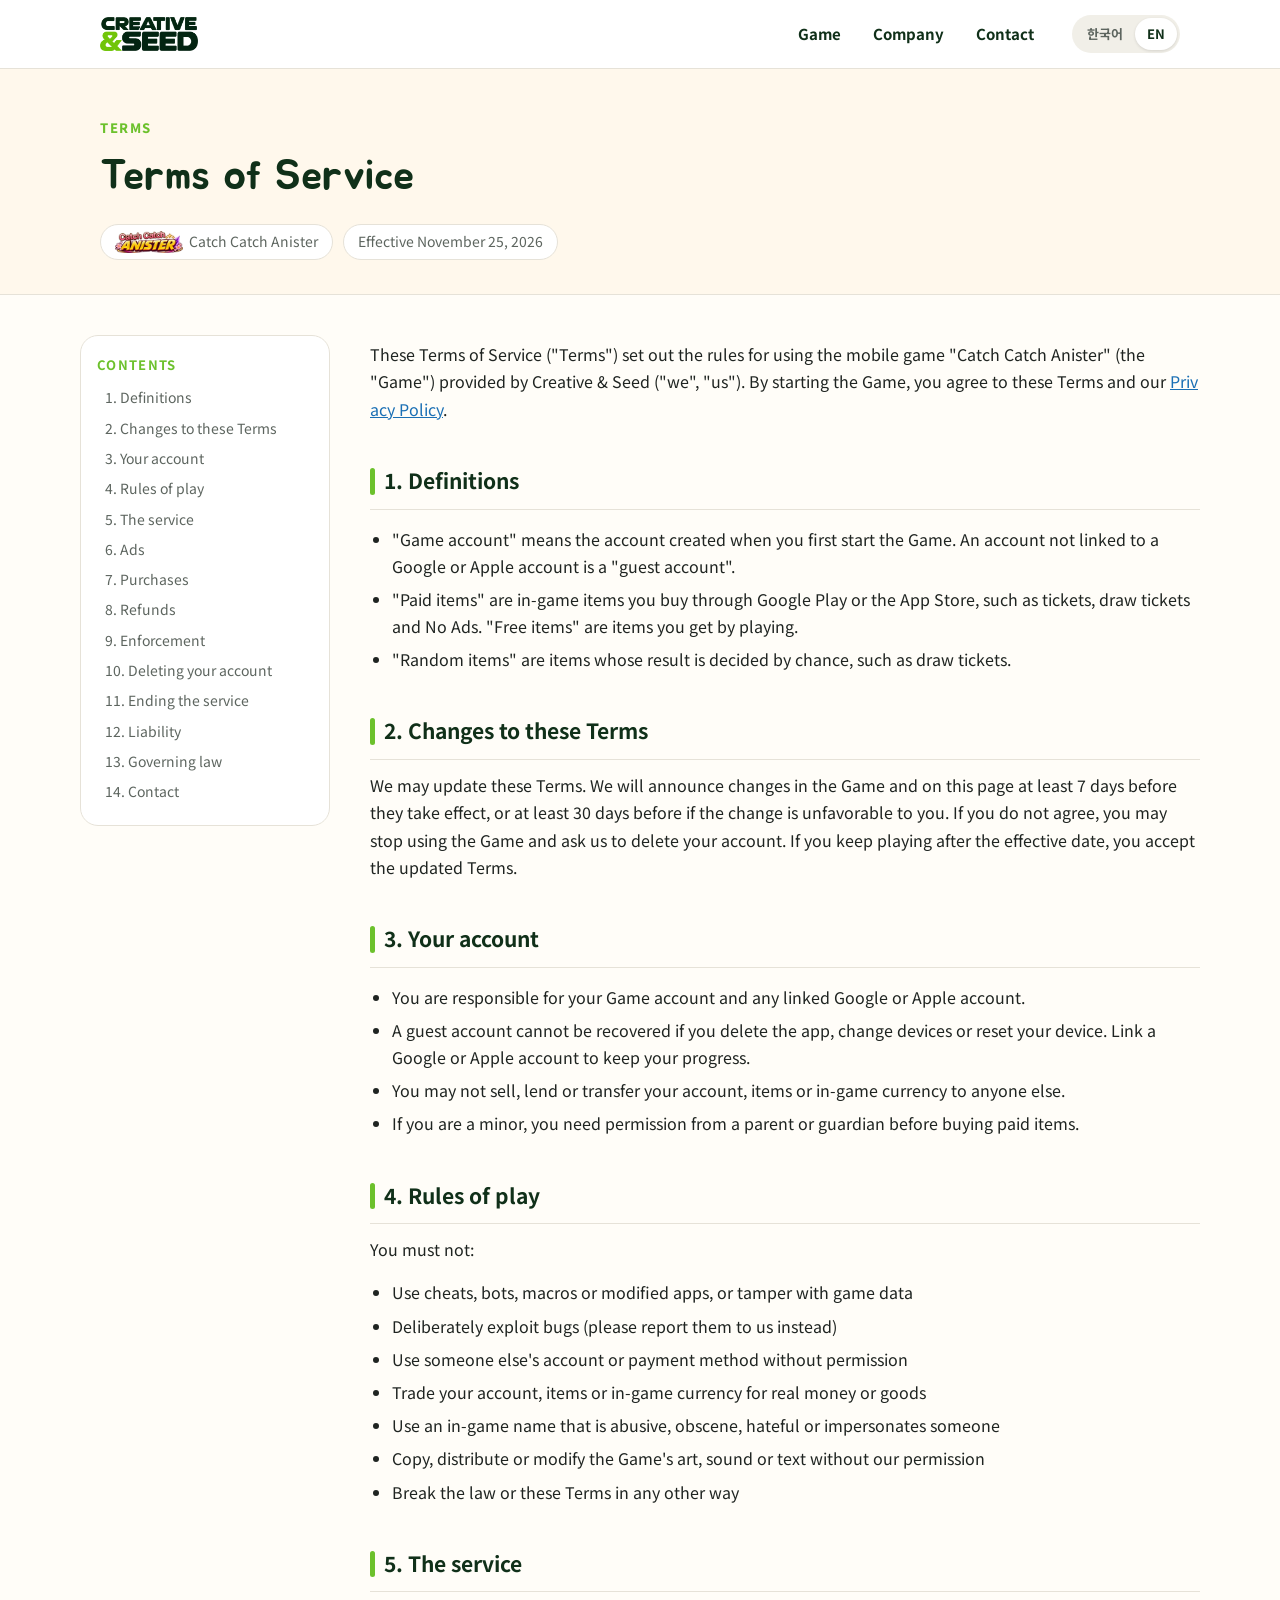
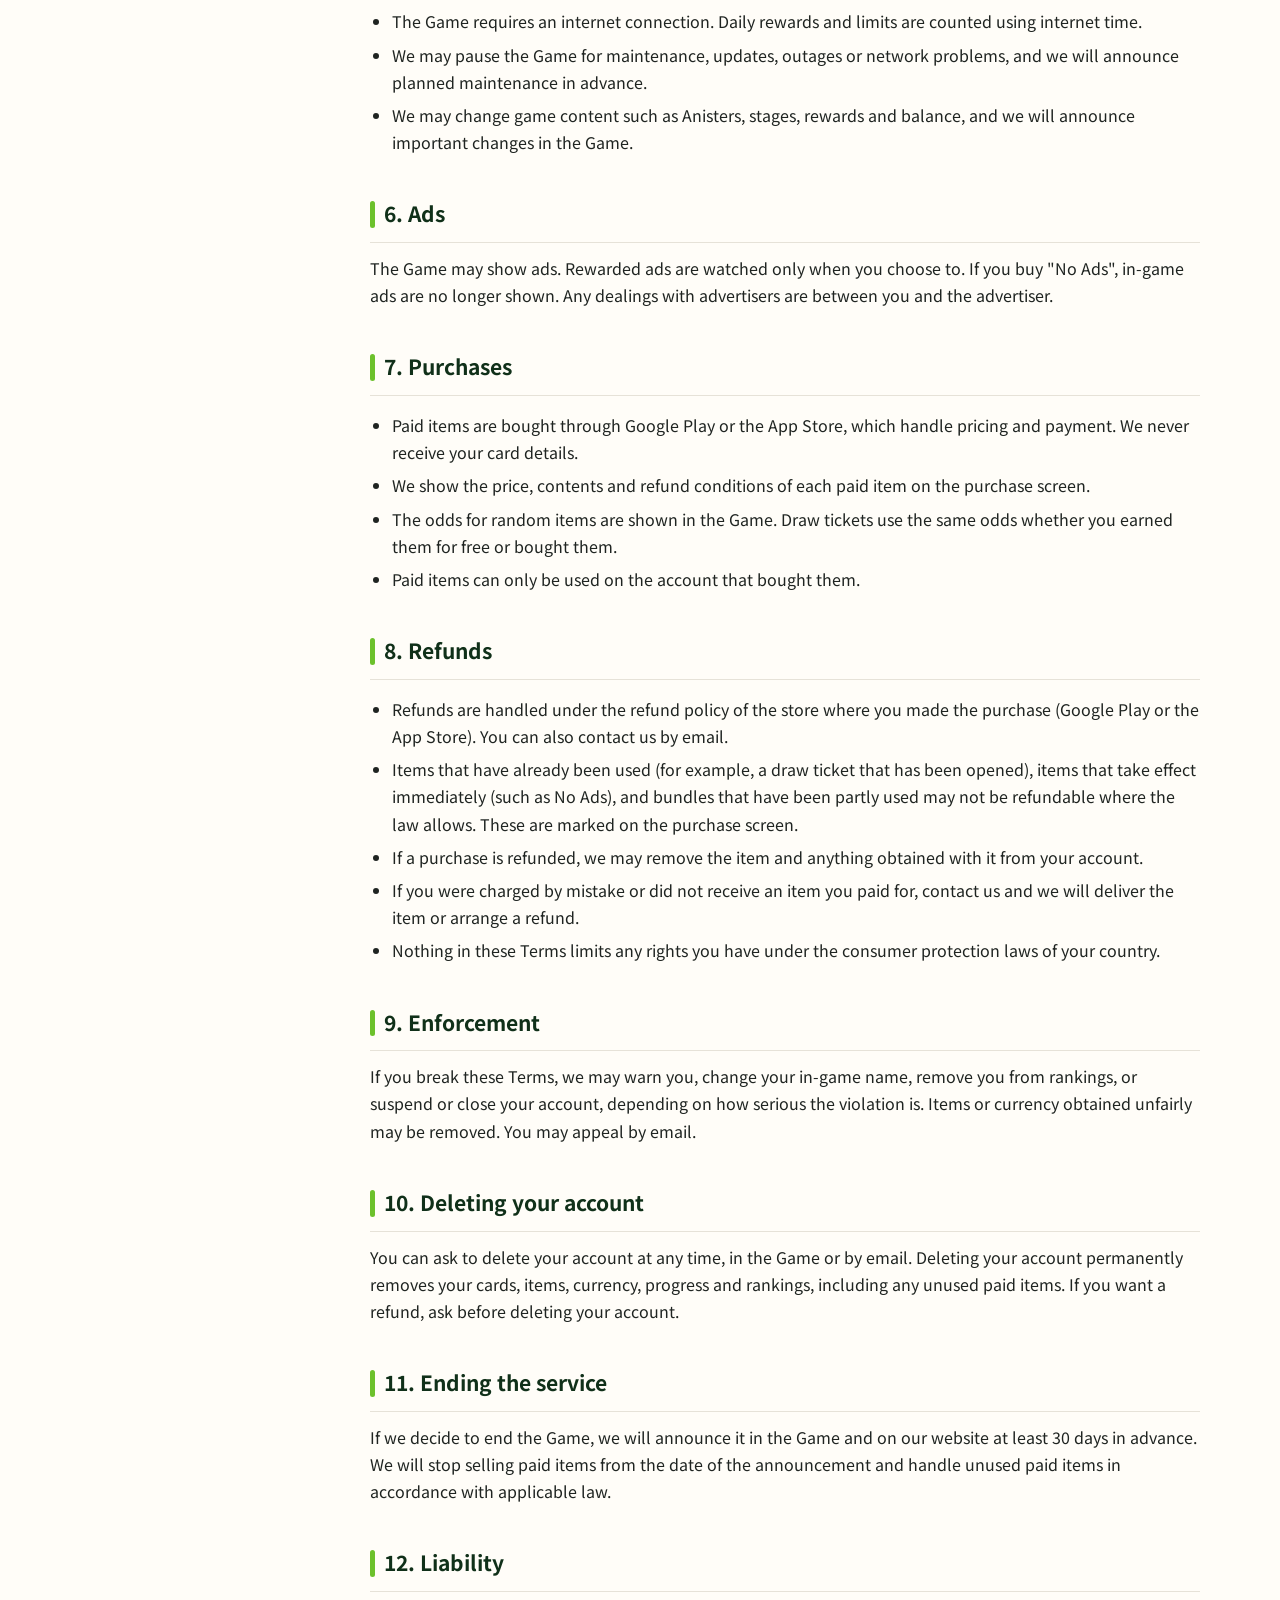
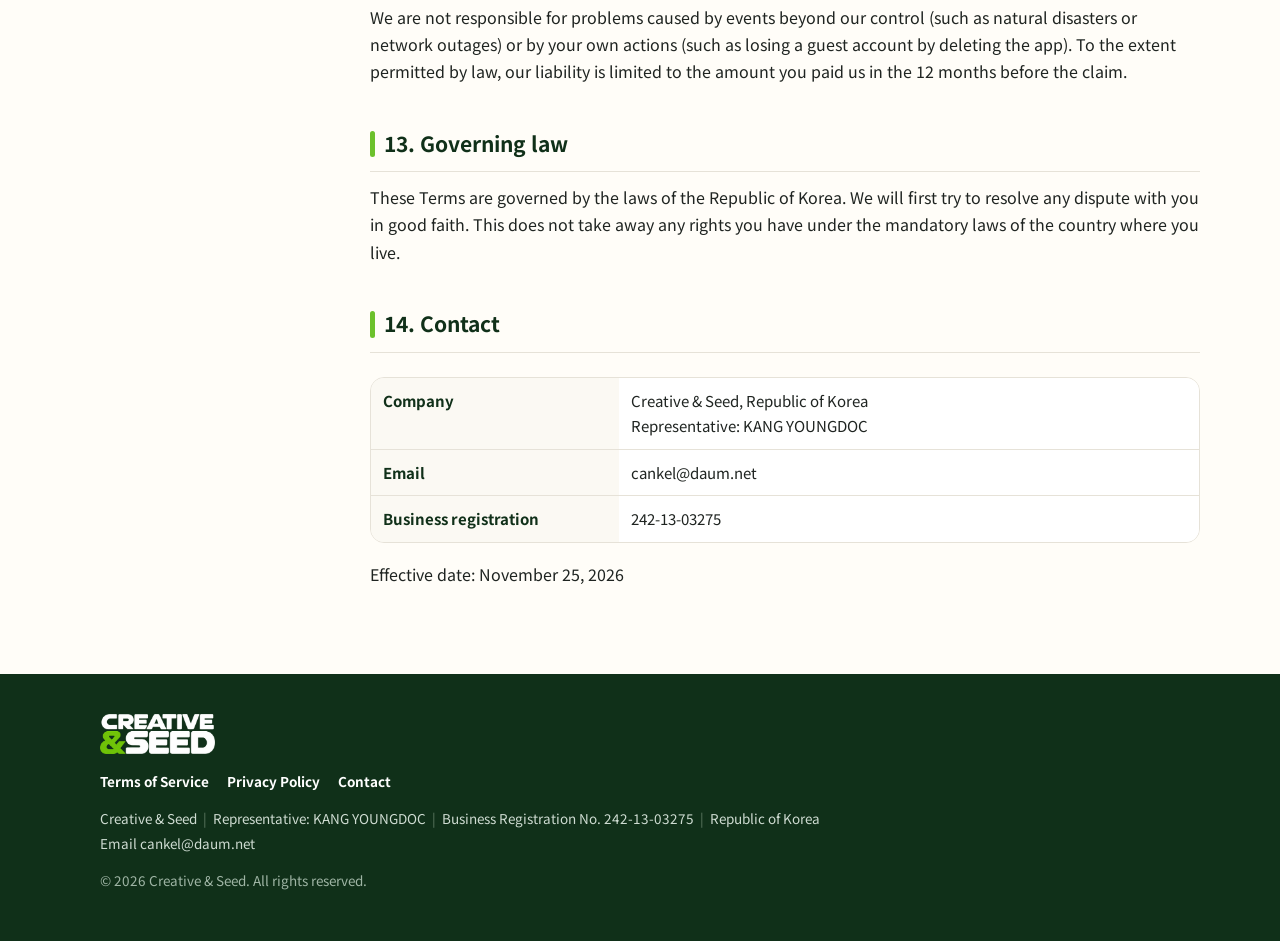
<file: terms/index.html>
<!doctype html>
<html lang="ko" data-lang="ko">
<head>
<meta charset="utf-8">
<meta name="viewport" content="width=device-width, initial-scale=1">
<title>이용약관 | 캐치캐치 애니스터 / Terms of Service</title>
<meta name="description" content="Creative & Seed - 캐치캐치 애니스터 / Catch Catch Anister">
<script>
(function(){var l="ko";try{var s=localStorage.getItem("cs_lang");if(s)l=s;else if(!/^ko/i.test(navigator.language||""))l="en";}catch(e){if(!/^ko/i.test(navigator.language||""))l="en";}
if(/[?&]lang=en/.test(location.search)||location.hash==="#en")l="en";if(location.hash==="#ko")l="ko";if(/[?&]lang=ko/.test(location.search))l="ko";
document.documentElement.setAttribute("data-lang",l);document.documentElement.lang=l;})();
</script>
<link rel="preconnect" href="https://fonts.googleapis.com">
<link rel="preconnect" href="https://fonts.gstatic.com" crossorigin>
<link href="https://fonts.googleapis.com/css2?family=Jua&family=Noto+Sans+KR:wght@400;700;800&display=swap" rel="stylesheet">
<link rel="stylesheet" href="../assets/site.css">
</head>
<body>

<body>

<header class="top">
  <div class="wrap">
    <a class="brand" href="../"><img src="../assets/cs_logo.png" alt="Creative &amp; Seed"></a>
    <nav class="nav">
      <a href="../#game"><span lang="ko">게임</span><span lang="en">Game</span></a>
      <a href="../#company" class="hide-m"><span lang="ko">회사</span><span lang="en">Company</span></a>
      <a href="../#contact"><span lang="ko">문의</span><span lang="en">Contact</span></a>
    </nav>
    <div class="langs"><button data-set="ko">한국어</button><button data-set="en">EN</button></div>
  </div>
</header>

<div class="phead">
  <div class="wrap">
    <span class="eyebrow">Terms</span>
    <h1><span lang="ko">이용약관</span><span lang="en">Terms of Service</span></h1>
    <div class="meta">
      <span class="chip"><img src="../assets/game_logo_ko.webp" alt="" lang="ko"><img src="../assets/game_logo_en.webp" alt="" lang="en"><span lang="ko">캐치캐치 애니스터</span><span lang="en">Catch Catch Anister</span></span>
      <span class="chip"><span lang="ko">시행일 2026년 11월 25일</span><span lang="en">Effective November 25, 2026</span></span>
    </div>
  </div>
</div>

<div class="wrap pbody">
  <aside class="toc">
    <b>CONTENTS</b>
      <a href="#ko-1" lang="ko">제1조 (용어의 뜻)</a>
      <a href="#ko-2" lang="ko">제2조 (약관의 게시와 변경)</a>
      <a href="#ko-3" lang="ko">제3조 (이용계약의 성립)</a>
      <a href="#ko-4" lang="ko">제4조 (게임 계정의 관리)</a>
      <a href="#ko-5" lang="ko">제5조 (회사의 의무)</a>
      <a href="#ko-6" lang="ko">제6조 (이용자의 의무)</a>
      <a href="#ko-7" lang="ko">제7조 (게임의 제공과 변경)</a>
      <a href="#ko-8" lang="ko">제8조 (광고)</a>
      <a href="#ko-9" lang="ko">제9조 (유료 아이템의 구매)</a>
      <a href="#ko-10" lang="ko">제10조 (청약철회와 환불)</a>
      <a href="#ko-11" lang="ko">제11조 (미성년자의 결제)</a>
      <a href="#ko-12" lang="ko">제12조 (이용 제한)</a>
      <a href="#ko-13" lang="ko">제13조 (계정 삭제)</a>
      <a href="#ko-14" lang="ko">제14조 (게임 서비스의 종료)</a>
      <a href="#ko-15" lang="ko">제15조 (손해배상과 책임의 제한)</a>
      <a href="#ko-16" lang="ko">제16조 (분쟁의 해결)</a>
      <a href="#ko-17" lang="ko">제17조 (문의)</a>
      <a href="#ko-18" lang="ko">부칙</a>
      <a href="#en-1" lang="en">1. Definitions</a>
      <a href="#en-2" lang="en">2. Changes to these Terms</a>
      <a href="#en-3" lang="en">3. Your account</a>
      <a href="#en-4" lang="en">4. Rules of play</a>
      <a href="#en-5" lang="en">5. The service</a>
      <a href="#en-6" lang="en">6. Ads</a>
      <a href="#en-7" lang="en">7. Purchases</a>
      <a href="#en-8" lang="en">8. Refunds</a>
      <a href="#en-9" lang="en">9. Enforcement</a>
      <a href="#en-10" lang="en">10. Deleting your account</a>
      <a href="#en-11" lang="en">11. Ending the service</a>
      <a href="#en-12" lang="en">12. Liability</a>
      <a href="#en-13" lang="en">13. Governing law</a>
      <a href="#en-14" lang="en">14. Contact</a>
  </aside>
  <div class="doc">
    <div lang="ko">
<p>이 약관은 크리에이티브앤시드(Creative &amp; Seed, 이하 "회사")가 제공하는 모바일 게임 「캐치캐치 애니스터」(이하 "게임")을 이용하는 데 필요한 회사와 이용자의 권리, 의무와 책임을 정합니다.</p>

<h2 id="ko-1">제1조 (용어의 뜻)</h2>
<ul>
  <li>"이용자"란 이 약관에 동의하고 게임을 이용하는 사람을 말합니다.</li>
  <li>"게임 계정"이란 게임을 처음 켤 때 만들어지는 이용자 고유의 계정을 말합니다. 구글 계정이나 애플 계정에 연동하지 않은 계정을 "게스트 계정"이라고 합니다.</li>
  <li>"유료 아이템"이란 이용자가 구글 플레이 또는 애플 앱스토어에서 돈을 내고 사는 게임 안 상품(입장권, 뽑기권, 광고 없애기 등)을 말합니다. "무료 아이템"이란 게임을 하면서 무료로 받는 상품을 말합니다.</li>
  <li>"확률형 아이템"이란 사용했을 때 얻는 결과가 확률에 따라 정해지는 아이템(뽑기권 등)을 말합니다.</li>
</ul>

<h2 id="ko-2">제2조 (약관의 게시와 변경)</h2>
<ul>
  <li>회사는 이 약관을 게임 안과 회사 홈페이지에 게시합니다.</li>
  <li>회사는 관련 법령을 어기지 않는 범위에서 약관을 바꿀 수 있습니다. 바꿀 때에는 시행일과 바뀌는 내용을 시행일 7일 전부터 게임 안 공지와 이 페이지로 알립니다. 이용자에게 불리하게 바뀌는 경우에는 30일 전부터 알립니다.</li>
  <li>바뀐 약관에 동의하지 않는 이용자는 게임 이용을 그만두고 계정 삭제를 요청할 수 있습니다. 알린 기간 안에 거부 의사를 밝히지 않고 게임을 계속 이용하면 바뀐 약관에 동의한 것으로 봅니다.</li>
</ul>

<h2 id="ko-3">제3조 (이용계약의 성립)</h2>
<ul>
  <li>이용계약은 이용자가 게임 안에서 이 약관과 개인정보처리방침에 동의하고 게임 이용을 시작하면 성립합니다.</li>
  <li>미성년자가 유료 아이템을 사려면 법정대리인(보호자)의 동의가 필요합니다.</li>
</ul>

<h2 id="ko-4">제4조 (게임 계정의 관리)</h2>
<ul>
  <li>게임 계정과 연동한 구글·애플 계정의 관리 책임은 이용자에게 있습니다.</li>
  <li>게스트 계정은 앱을 지우거나 기기를 바꾸거나 기기를 초기화하면 되살릴 수 없습니다. 진행 상황을 지키려면 구글 계정 또는 애플 계정으로 연동해 주십시오.</li>
  <li>이용자는 게임 계정, 아이템, 게임 재화를 다른 사람에게 팔거나 빌려주거나 넘길 수 없습니다.</li>
</ul>

<h2 id="ko-5">제5조 (회사의 의무)</h2>
<ul>
  <li>회사는 관련 법령과 이 약관을 지키며, 게임을 계속해서 안정적으로 제공하기 위해 노력합니다.</li>
  <li>회사는 개인정보처리방침에 따라 이용자의 개인정보를 보호합니다.</li>
  <li>회사는 이용자의 문의와 불만을 성실하게 처리하고, 처리 결과를 이메일 등으로 알립니다.</li>
</ul>

<h2 id="ko-6">제6조 (이용자의 의무)</h2>
<p>이용자는 다음 행위를 해서는 안 됩니다.</p>
<ul>
  <li>회사가 허락하지 않은 프로그램, 매크로, 변조된 앱 등을 쓰거나 게임 데이터를 조작하는 행위</li>
  <li>게임의 오류나 버그를 일부러 악용하는 행위(발견하면 회사에 알려 주십시오)</li>
  <li>다른 사람의 계정을 쓰거나 다른 사람의 결제 수단을 허락 없이 쓰는 행위</li>
  <li>게임 계정, 아이템, 게임 재화를 돈이나 다른 물건과 바꾸는 행위</li>
  <li>욕설, 음란, 혐오, 다른 사람을 사칭하는 게임 이름(닉네임)을 쓰는 행위</li>
  <li>게임의 그림, 소리, 글 등 회사의 저작물을 허락 없이 복제, 배포, 변형하는 행위</li>
  <li>그 밖에 법령이나 이 약관을 어기는 행위</li>
</ul>

<h2 id="ko-7">제7조 (게임의 제공과 변경)</h2>
<ul>
  <li>게임은 인터넷에 연결되어 있어야 이용할 수 있습니다. 하루 단위 보상과 이용 횟수는 인터넷 시각을 기준으로 셉니다.</li>
  <li>회사는 점검, 업데이트, 설비 고장, 통신 장애 등이 있으면 게임 제공을 잠시 멈출 수 있습니다. 미리 정한 점검은 게임 안에서 미리 알립니다.</li>
  <li>회사는 운영과 기술상 필요에 따라 게임 내용(애니스터, 스테이지, 보상, 밸런스 등)을 바꿀 수 있으며, 중요한 변경은 게임 안에서 알립니다.</li>
</ul>

<h2 id="ko-8">제8조 (광고)</h2>
<ul>
  <li>게임 안에는 광고가 나올 수 있습니다. 광고를 보고 보상을 받는 기능은 이용자가 원할 때만 이용합니다.</li>
  <li>유료 아이템 「광고 없애기」를 사면 게임 안 광고가 나오지 않습니다.</li>
  <li>광고에 나온 다른 회사의 상품이나 서비스와 관련된 거래는 이용자와 광고주 사이의 일이며, 회사는 책임지지 않습니다.</li>
</ul>

<h2 id="ko-9">제9조 (유료 아이템의 구매)</h2>
<ul>
  <li>유료 아이템은 구글 플레이 또는 애플 앱스토어의 결제 방식으로 삽니다. 가격과 결제는 각 스토어가 처리하며, 회사는 카드번호 등 결제 수단 정보를 받지 않습니다.</li>
  <li>회사는 유료 아이템의 가격, 구성, 이용 방법, 청약철회 가능 여부를 구매 화면에 알립니다.</li>
  <li>확률형 아이템은 아이템 종류별 확률을 게임 안에 공개합니다. 뽑기권은 무료로 받았든 돈을 내고 샀든 같은 확률이 적용됩니다.</li>
  <li>유료 아이템은 산 계정에서만 쓸 수 있으며, 다른 계정이나 다른 게임으로 옮길 수 없습니다.</li>
</ul>

<h2 id="ko-10">제10조 (청약철회와 환불)</h2>
<ul>
  <li>이용자는 유료 아이템을 산 날부터 7일 안에 청약철회(구매 취소)를 할 수 있습니다.</li>
  <li>다만 「전자상거래 등에서의 소비자보호에 관한 법률」 제17조 제2항에 따라 다음의 경우에는 청약철회가 제한됩니다. 회사는 이런 아이템을 구매 화면에 따로 표시합니다.
    <ul>
      <li>이미 사용한 유료 아이템(뽑기권을 써서 결과를 받은 경우, 입장권을 쓴 경우 등)</li>
      <li>사는 즉시 효과가 생기는 유료 아이템(「광고 없애기」 등)</li>
      <li>여러 아이템을 묶어 파는 상품 가운데 일부를 이미 사용한 경우</li>
    </ul>
  </li>
  <li>청약철회와 환불은 구매한 스토어(구글 플레이, 애플 앱스토어)의 환불 절차를 따르며, 회사에 이메일로 요청하실 수도 있습니다. 회사는 요청을 받으면 구매 내역과 사용 여부를 확인한 뒤 처리합니다.</li>
  <li>환불이 이루어지면 회사는 해당 유료 아이템과 그 아이템으로 얻은 결과를 게임 계정에서 회수할 수 있습니다.</li>
  <li>잘못 결제되었거나 결제한 아이템을 받지 못한 경우에는 회사에 알려 주시면 확인한 뒤 아이템을 지급하거나 환불합니다.</li>
</ul>

<h2 id="ko-11">제11조 (미성년자의 결제)</h2>
<p>미성년자가 법정대리인의 동의 없이 유료 아이템을 산 경우, 미성년자 본인 또는 법정대리인은 그 결제를 취소할 수 있습니다. 다만 미성년자가 속임수로 성년이라고 믿게 하거나 법정대리인의 동의가 있다고 믿게 한 경우, 또는 법정대리인이 허락한 용돈 범위 안에서 산 경우에는 취소가 제한될 수 있습니다.</p>

<h2 id="ko-12">제12조 (이용 제한)</h2>
<ul>
  <li>이용자가 제6조를 어기면 회사는 어긴 정도에 따라 경고, 게임 이름 변경, 랭킹 제외, 일시 이용 정지, 영구 이용 정지 등의 조치를 할 수 있습니다.</li>
  <li>부정한 방법으로 얻은 아이템이나 게임 재화는 회수할 수 있습니다.</li>
  <li>이용 제한에 이의가 있으면 이메일로 이의를 제기할 수 있으며, 회사는 이를 검토해 결과를 알립니다.</li>
</ul>

<h2 id="ko-13">제13조 (계정 삭제)</h2>
<ul>
  <li>이용자는 언제든지 게임 안의 계정 삭제 기능 또는 이메일로 계정 삭제를 요청할 수 있습니다.</li>
  <li>계정을 삭제하면 카드, 아이템, 게임 재화, 진행 상황, 랭킹 기록이 모두 지워지며 되살릴 수 없습니다. 남은 유료 아이템도 함께 사라지므로, 환불을 원하시면 계정을 삭제하기 전에 요청해 주십시오.</li>
</ul>

<h2 id="ko-14">제14조 (게임 서비스의 종료)</h2>
<ul>
  <li>회사가 게임 서비스를 끝내려면 종료일과 이유를 종료일 30일 전부터 게임 안과 홈페이지에 알립니다.</li>
  <li>종료를 알린 날부터는 유료 아이템을 팔지 않습니다. 사용하지 않은 유료 아이템은 관련 법령과 공정거래위원회 게임 표준약관에서 정한 바에 따라 환불합니다.</li>
</ul>

<h2 id="ko-15">제15조 (손해배상과 책임의 제한)</h2>
<ul>
  <li>회사나 이용자가 이 약관을 어겨 상대방에게 손해를 입히면 그 손해를 배상합니다. 다만 고의나 과실이 없는 경우에는 그렇지 않습니다.</li>
  <li>회사는 천재지변, 전쟁, 통신사업자의 서비스 중단 등 회사가 막을 수 없는 일로 게임을 제공하지 못한 경우 책임을 지지 않습니다.</li>
  <li>회사는 이용자의 잘못(앱 삭제나 기기 변경으로 게스트 계정을 잃은 경우, 계정 관리 소홀 등)으로 생긴 손해에 대해 책임을 지지 않습니다.</li>
</ul>

<h2 id="ko-16">제16조 (분쟁의 해결)</h2>
<ul>
  <li>회사와 이용자는 분쟁이 생기면 먼저 성실하게 협의합니다.</li>
  <li>협의로 해결되지 않으면 이용자는 콘텐츠분쟁조정위원회(<a href="https://www.kcdrc.kr">www.kcdrc.kr</a>) 또는 한국소비자원(<a href="https://www.kca.go.kr">www.kca.go.kr</a>)에 조정을 신청할 수 있습니다.</li>
  <li>이 약관과 게임 이용에 관한 분쟁은 대한민국 법을 따르며, 소송은 「민사소송법」에서 정한 관할 법원에 제기합니다.</li>
</ul>

<h2 id="ko-17">제17조 (문의)</h2>
<div class="tablewrap"><table class="kv">
  <tr><th style="width:30%">회사</th><td>크리에이티브앤시드 (Creative &amp; Seed), 대표 강영덕</td></tr>
  <tr><th>이메일</th><td>cankel@daum.net</td></tr>
  <tr><th>사업자</th><td>사업자등록번호 242-13-03275<br>통신판매업 신고번호 제2026-서울성북-1461호</td></tr>
</table></div>

<h2 id="ko-18">부칙</h2>
<p>이 약관은 2026년 11월 25일부터 시행합니다.</p>
    </div>
    <div lang="en">
<p>These Terms of Service ("Terms") set out the rules for using the mobile game "Catch Catch Anister" (the "Game") provided by Creative &amp; Seed ("we", "us"). By starting the Game, you agree to these Terms and our <a href="../privacy/?lang=en">Privacy Policy</a>.</p>

<h2 id="en-1">1. Definitions</h2>
<ul>
  <li>"Game account" means the account created when you first start the Game. An account not linked to a Google or Apple account is a "guest account".</li>
  <li>"Paid items" are in-game items you buy through Google Play or the App Store, such as tickets, draw tickets and No Ads. "Free items" are items you get by playing.</li>
  <li>"Random items" are items whose result is decided by chance, such as draw tickets.</li>
</ul>

<h2 id="en-2">2. Changes to these Terms</h2>
<p>We may update these Terms. We will announce changes in the Game and on this page at least 7 days before they take effect, or at least 30 days before if the change is unfavorable to you. If you do not agree, you may stop using the Game and ask us to delete your account. If you keep playing after the effective date, you accept the updated Terms.</p>

<h2 id="en-3">3. Your account</h2>
<ul>
  <li>You are responsible for your Game account and any linked Google or Apple account.</li>
  <li>A guest account cannot be recovered if you delete the app, change devices or reset your device. Link a Google or Apple account to keep your progress.</li>
  <li>You may not sell, lend or transfer your account, items or in-game currency to anyone else.</li>
  <li>If you are a minor, you need permission from a parent or guardian before buying paid items.</li>
</ul>

<h2 id="en-4">4. Rules of play</h2>
<p>You must not:</p>
<ul>
  <li>Use cheats, bots, macros or modified apps, or tamper with game data</li>
  <li>Deliberately exploit bugs (please report them to us instead)</li>
  <li>Use someone else's account or payment method without permission</li>
  <li>Trade your account, items or in-game currency for real money or goods</li>
  <li>Use an in-game name that is abusive, obscene, hateful or impersonates someone</li>
  <li>Copy, distribute or modify the Game's art, sound or text without our permission</li>
  <li>Break the law or these Terms in any other way</li>
</ul>

<h2 id="en-5">5. The service</h2>
<ul>
  <li>The Game requires an internet connection. Daily rewards and limits are counted using internet time.</li>
  <li>We may pause the Game for maintenance, updates, outages or network problems, and we will announce planned maintenance in advance.</li>
  <li>We may change game content such as Anisters, stages, rewards and balance, and we will announce important changes in the Game.</li>
</ul>

<h2 id="en-6">6. Ads</h2>
<p>The Game may show ads. Rewarded ads are watched only when you choose to. If you buy "No Ads", in-game ads are no longer shown. Any dealings with advertisers are between you and the advertiser.</p>

<h2 id="en-7">7. Purchases</h2>
<ul>
  <li>Paid items are bought through Google Play or the App Store, which handle pricing and payment. We never receive your card details.</li>
  <li>We show the price, contents and refund conditions of each paid item on the purchase screen.</li>
  <li>The odds for random items are shown in the Game. Draw tickets use the same odds whether you earned them for free or bought them.</li>
  <li>Paid items can only be used on the account that bought them.</li>
</ul>

<h2 id="en-8">8. Refunds</h2>
<ul>
  <li>Refunds are handled under the refund policy of the store where you made the purchase (Google Play or the App Store). You can also contact us by email.</li>
  <li>Items that have already been used (for example, a draw ticket that has been opened), items that take effect immediately (such as No Ads), and bundles that have been partly used may not be refundable where the law allows. These are marked on the purchase screen.</li>
  <li>If a purchase is refunded, we may remove the item and anything obtained with it from your account.</li>
  <li>If you were charged by mistake or did not receive an item you paid for, contact us and we will deliver the item or arrange a refund.</li>
  <li>Nothing in these Terms limits any rights you have under the consumer protection laws of your country.</li>
</ul>

<h2 id="en-9">9. Enforcement</h2>
<p>If you break these Terms, we may warn you, change your in-game name, remove you from rankings, or suspend or close your account, depending on how serious the violation is. Items or currency obtained unfairly may be removed. You may appeal by email.</p>

<h2 id="en-10">10. Deleting your account</h2>
<p>You can ask to delete your account at any time, in the Game or by email. Deleting your account permanently removes your cards, items, currency, progress and rankings, including any unused paid items. If you want a refund, ask before deleting your account.</p>

<h2 id="en-11">11. Ending the service</h2>
<p>If we decide to end the Game, we will announce it in the Game and on our website at least 30 days in advance. We will stop selling paid items from the date of the announcement and handle unused paid items in accordance with applicable law.</p>

<h2 id="en-12">12. Liability</h2>
<p>We are not responsible for problems caused by events beyond our control (such as natural disasters or network outages) or by your own actions (such as losing a guest account by deleting the app). To the extent permitted by law, our liability is limited to the amount you paid us in the 12 months before the claim.</p>

<h2 id="en-13">13. Governing law</h2>
<p>These Terms are governed by the laws of the Republic of Korea. We will first try to resolve any dispute with you in good faith. This does not take away any rights you have under the mandatory laws of the country where you live.</p>

<h2 id="en-14">14. Contact</h2>
<div class="tablewrap"><table class="kv">
  <tr><th style="width:30%">Company</th><td>Creative &amp; Seed, Republic of Korea<br>Representative: KANG YOUNGDOC</td></tr>
  <tr><th>Email</th><td>cankel@daum.net</td></tr>
  <tr><th>Business registration</th><td>242-13-03275</td></tr>
</table></div>
<p>Effective date: November 25, 2026</p>
    </div>
  </div>
</div>

<footer class="foot">
  <div class="wrap">
    <img src="../assets/cs_logo_white.png" alt="Creative &amp; Seed">
    <div class="links"><a href="../terms/"><span lang="ko">이용약관</span><span lang="en">Terms of Service</span></a><a href="../privacy/"><span lang="ko">개인정보처리방침</span><span lang="en">Privacy Policy</span></a><a href="../#contact"><span lang="ko">문의</span><span lang="en">Contact</span></a></div>
    <p lang="ko">상호 크리에이티브앤시드<span class="bar">|</span>대표 강영덕<span class="bar">|</span>사업자등록번호 242-13-03275<span class="bar">|</span>통신판매업신고 제2026-서울성북-1461호</p>
    <p lang="en">Creative &amp; Seed<span class="bar">|</span>Representative: KANG YOUNGDOC<span class="bar">|</span>Business Registration No. 242-13-03275<span class="bar">|</span>Republic of Korea</p>
    <p><span lang="ko">이메일</span><span lang="en">Email</span> cankel@daum.net</p>
    <p class="copy">© 2026 Creative &amp; Seed. All rights reserved.</p>
  </div>
</footer>

<script>
document.querySelectorAll(".langs button").forEach(function(b){b.addEventListener("click",function(){
var l=b.getAttribute("data-set");document.documentElement.setAttribute("data-lang",l);document.documentElement.lang=l;
try{localStorage.setItem("cs_lang",l);}catch(e){}});});
</script>
</body>
</html>
</file>
<file: assets/site.css>
/* Creative & Seed site */
:root{
  --green:#103019; --green2:#1d4a28; --lime:#6cc12c; --lime-soft:#eaf6dc;
  --cream:#fff8ec; --orange:#ff8a3d; --pink:#ff7aa2; --gold:#ffc23d;
  --text:#1f2421; --sub:#5d655f; --line:#e6e2d8; --card:#ffffff; --bg:#fffdf8;
}
*{box-sizing:border-box}
html{scroll-behavior:smooth}
body{margin:0;background:var(--bg);color:var(--text);
  font-family:"Noto Sans KR",-apple-system,"Apple SD Gothic Neo","Malgun Gothic",sans-serif;
  font-size:16px;line-height:1.7;-webkit-font-smoothing:antialiased;word-break:keep-all;overflow-wrap:break-word}
img{max-width:100%;display:block}
a{color:inherit}
.wrap{max-width:1120px;margin:0 auto;padding:0 20px}

/* language switch */
html[data-lang="ko"] [lang="en"]{display:none !important}
html[data-lang="en"] [lang="ko"]{display:none !important}

/* header */
.top{position:sticky;top:0;z-index:20;background:rgba(255,255,255,.94);
  backdrop-filter:saturate(1.4) blur(8px);border-bottom:1px solid var(--line)}
.top .wrap{display:flex;align-items:center;gap:24px;height:68px}
.brand{display:flex;align-items:center;gap:10px;text-decoration:none}
.brand img{height:34px;width:auto}
.nav{display:flex;gap:4px;margin-left:auto}
.nav a{text-decoration:none;font-weight:700;font-size:15px;color:var(--green);
  padding:8px 14px;border-radius:999px}
.nav a:hover,.nav a.on{background:var(--lime-soft)}
.langs{display:flex;background:#f1efe8;border-radius:999px;padding:3px}
.langs button{border:0;background:none;font:inherit;font-size:13px;font-weight:700;
  color:var(--sub);padding:5px 12px;border-radius:999px;cursor:pointer}
html[data-lang="ko"] .langs [data-set="ko"],
html[data-lang="en"] .langs [data-set="en"]{background:#fff;color:var(--green);box-shadow:0 1px 3px rgba(0,0,0,.12)}

/* hero */
.hero{position:relative;overflow:hidden;color:#fff;
  background:#7fb6e0 url(hero_bg.jpg) center 35%/cover no-repeat}
.hero::after{content:"";position:absolute;inset:0;
  background:radial-gradient(ellipse 60% 26% at 50% 50%,rgba(16,40,22,.38),rgba(16,40,22,0) 100%),
    linear-gradient(180deg,rgba(16,48,25,0) 35%,rgba(16,48,25,.55) 100%)}
.hero .wrap{position:relative;z-index:1;display:flex;flex-direction:column;align-items:center;
  text-align:center;padding:64px 20px 56px}
.hero .logo{width:min(560px,88%);filter:drop-shadow(0 8px 18px rgba(0,0,0,.25))}
.hero .tag{font-family:"Jua","Noto Sans KR",sans-serif;font-size:clamp(20px,3.2vw,30px);
  margin:18px 0 6px;text-shadow:0 2px 8px rgba(0,0,0,.45)}
.hero .tag2{margin:0;font-size:16px;opacity:.95;text-shadow:0 1px 6px rgba(0,0,0,.5)}
.hero .mons{display:flex;justify-content:center;align-items:flex-end;gap:2%;margin-top:26px;width:100%}
.hero .mons img{width:13%;max-width:120px;filter:drop-shadow(0 6px 10px rgba(0,0,0,.3));
  animation:bob 3.2s ease-in-out infinite}
.hero .mons img:nth-child(2n){animation-delay:-1.6s}
@keyframes bob{50%{transform:translateY(-8px)}}
.pill{display:inline-flex;align-items:center;gap:8px;margin-top:22px;
  background:rgba(255,255,255,.95);color:var(--green);font-weight:700;
  padding:10px 22px;border-radius:999px;box-shadow:0 6px 16px rgba(0,0,0,.18)}
.pill i{width:9px;height:9px;border-radius:50%;background:var(--orange);display:inline-block}

/* sections */
section.block{padding:72px 0}
section.alt{background:var(--cream)}
.eyebrow{display:inline-block;font-size:13px;font-weight:800;letter-spacing:.12em;
  color:var(--lime);text-transform:uppercase;margin-bottom:6px}
h2.title{font-family:"Jua","Noto Sans KR",sans-serif;font-weight:400;
  font-size:clamp(28px,4vw,40px);line-height:1.25;margin:0 0 10px;color:var(--green)}
.lead{color:var(--sub);margin:0 0 32px;max-width:640px}
.center{text-align:center}
.center .lead{margin-left:auto;margin-right:auto}

/* features */
.feats{display:grid;grid-template-columns:repeat(4,1fr);gap:18px}
.feat{background:var(--card);border:1px solid var(--line);border-radius:22px;padding:24px 22px;
  box-shadow:0 6px 18px rgba(80,60,20,.06)}
.feat .num{font-family:"Jua",sans-serif;font-size:15px;color:#fff;background:var(--orange);
  display:inline-block;padding:2px 12px;border-radius:999px;margin-bottom:12px}
.feat:nth-child(2) .num{background:var(--pink)}
.feat:nth-child(3) .num{background:var(--lime)}
.feat:nth-child(4) .num{background:#4aa3df}
.feat h3{font-family:"Jua","Noto Sans KR",sans-serif;font-weight:400;font-size:22px;margin:0 0 6px;color:var(--green)}
.feat p{margin:0;color:var(--sub);font-size:15px}

/* monster grid */
.mgrid{display:grid;grid-template-columns:repeat(7,1fr);gap:14px}
.mon{background:var(--card);border-radius:22px;padding:14px 10px 16px;text-align:center;
  border:1px solid var(--line);position:relative;transition:transform .2s}
.mon:hover{transform:translateY(-4px)}
.mon .pic{aspect-ratio:1/1;display:flex;align-items:center;justify-content:center;
  border-radius:16px;margin-bottom:10px}
.mon .pic img{max-height:88%;max-width:88%}
.mon .ty{position:absolute;top:10px;left:10px;width:28px;height:28px}
.mon b{display:block;font-family:"Jua","Noto Sans KR",sans-serif;font-weight:400;font-size:18px;color:var(--green)}
.mon small{display:block;color:var(--sub);font-size:12.5px;line-height:1.5;margin-top:4px}
.t-fire .pic{background:#ffe9dc}.t-water .pic{background:#e1f0ff}.t-grass .pic{background:#e6f6d8}
.t-electric .pic{background:#fff6c9}.t-ground .pic{background:#f3e8da}.t-light .pic{background:#f6f0ff}
.t-dark .pic{background:#e9e4f3}

/* legends */
.legend{background:linear-gradient(180deg,#14261a 0%,#0b170f 100%);color:#fff}
.legend h2.title{color:#fff}
.legend .lead{color:#c9d5cc}
.lgrid{display:grid;grid-template-columns:repeat(7,1fr);gap:14px}
.lg{text-align:center}
.lg .pic{aspect-ratio:1/1;border-radius:50%;display:flex;align-items:center;justify-content:center;
  background:radial-gradient(circle at 50% 45%,rgba(255,214,120,.28),rgba(255,214,120,0) 68%)}
.lg .pic img{max-width:92%;max-height:92%;filter:drop-shadow(0 8px 14px rgba(0,0,0,.5))}
.lg b{display:block;font-family:"Jua","Noto Sans KR",sans-serif;font-weight:400;font-size:19px;color:var(--gold);margin-top:6px}
.lg small{display:block;color:#b8c4bb;font-size:12.5px;line-height:1.5}

/* company / contact */
.co{display:grid;grid-template-columns:1.2fr 1fr;gap:28px;align-items:stretch}
.box{background:var(--card);border:1px solid var(--line);border-radius:22px;padding:28px}
.box h3{margin:0 0 10px;font-size:18px;color:var(--green)}
.box p{margin:0 0 8px;color:var(--sub)}
.mail{display:inline-block;margin-top:8px;background:var(--green);color:#fff;text-decoration:none;
  font-weight:700;padding:12px 22px;border-radius:999px}
.mail:hover{background:var(--green2)}
.colog{height:56px;width:auto;margin-bottom:16px}

/* footer */
.foot{background:var(--green);color:#cfdcd2;font-size:13.5px;padding:40px 0 48px}
.foot img{height:40px;width:auto;margin-bottom:16px}
.foot .links{display:flex;gap:18px;margin-bottom:14px}
.foot .links a{color:#fff;font-weight:700;text-decoration:none}
.foot .links a:hover{text-decoration:underline}
.foot p{margin:2px 0}
.foot .bar{color:#5d7a63;padding:0 6px}
.foot .copy{margin-top:14px;color:#9fb5a5}

/* policy page */
.phead{background:var(--cream);border-bottom:1px solid var(--line);padding:44px 0 34px}
.phead .eyebrow{margin-bottom:2px}
.phead h1{font-family:"Jua","Noto Sans KR",sans-serif;font-weight:400;font-size:clamp(30px,4.4vw,42px);
  margin:0;color:var(--green)}
.phead .meta{margin-top:12px;display:flex;gap:10px;flex-wrap:wrap;align-items:center}
.chip{display:inline-flex;align-items:center;gap:6px;background:#fff;border:1px solid var(--line);
  border-radius:999px;padding:5px 14px;font-size:14px;color:var(--sub)}
.chip img{height:22px;width:auto}
.pbody{display:grid;grid-template-columns:250px 1fr;gap:40px;padding:40px 0 80px}
.toc{position:sticky;top:92px;align-self:start;background:#fff;border:1px solid var(--line);
  border-radius:18px;padding:18px 16px}
.toc b{display:block;font-size:13px;letter-spacing:.1em;color:var(--lime);margin-bottom:6px}
.toc a{display:block;text-decoration:none;font-size:14px;color:var(--sub);padding:5px 8px;border-radius:8px;line-height:1.45}
.toc a:hover{background:var(--lime-soft);color:var(--green)}
.doc{min-width:0}
.doc > p:first-child{font-size:16.5px}
.doc h2{font-size:21px;color:var(--green);margin:40px 0 12px;padding:0 0 10px 14px;
  border-bottom:1px solid var(--line);position:relative;scroll-margin-top:88px}
.doc h2::before{content:"";position:absolute;left:0;top:5px;bottom:14px;width:5px;border-radius:3px;background:var(--lime)}
.doc p,.doc li{margin:6px 0}
.doc ul{padding-left:22px}
.doc table{width:100%;border-collapse:separate;border-spacing:0;margin:12px 0;font-size:15px;
  border:1px solid var(--line);border-radius:14px;overflow:hidden}
.doc th,.doc td{padding:10px 12px;vertical-align:top;text-align:left;border-bottom:1px solid var(--line)}
.doc tr:last-child th,.doc tr:last-child td{border-bottom:0}
.doc th{background:var(--green);color:#fff;font-weight:700}
.doc td{background:#fff}
.doc tr td:first-child{background:#fbf9f3;font-weight:700;color:var(--green)}
.doc table.kv th{background:#fbf9f3;color:var(--green)}
.doc a{color:#1a6fb4;word-break:break-all}
.tablewrap{overflow-x:auto;-webkit-overflow-scrolling:touch}
.doc table.wide{min-width:620px}
.doc th,.doc td{word-break:keep-all}

/* responsive */
@media (max-width:980px){
  .feats{grid-template-columns:repeat(2,1fr)}
  .mgrid,.lgrid{grid-template-columns:repeat(4,1fr)}
  .pbody{grid-template-columns:1fr}
  .toc{position:static}
}
@media (max-width:640px){
  .top .wrap{height:60px;gap:10px}
  .brand img{height:28px}
  .nav a{padding:6px 8px;font-size:14px}
  .nav a.hide-m{display:none}
  .hero .wrap{padding:44px 16px 40px}
  .hero .mons img{width:16%}
  .hero .mons img:nth-child(n+6){display:none}
  section.block{padding:52px 0}
  .feats{grid-template-columns:1fr}
  .mgrid,.lgrid{grid-template-columns:repeat(2,1fr)}
  .co{grid-template-columns:1fr}
  .wrap{padding:0 16px}
  .doc table{font-size:14px}
  .foot .links{flex-wrap:wrap}
}
</file>
